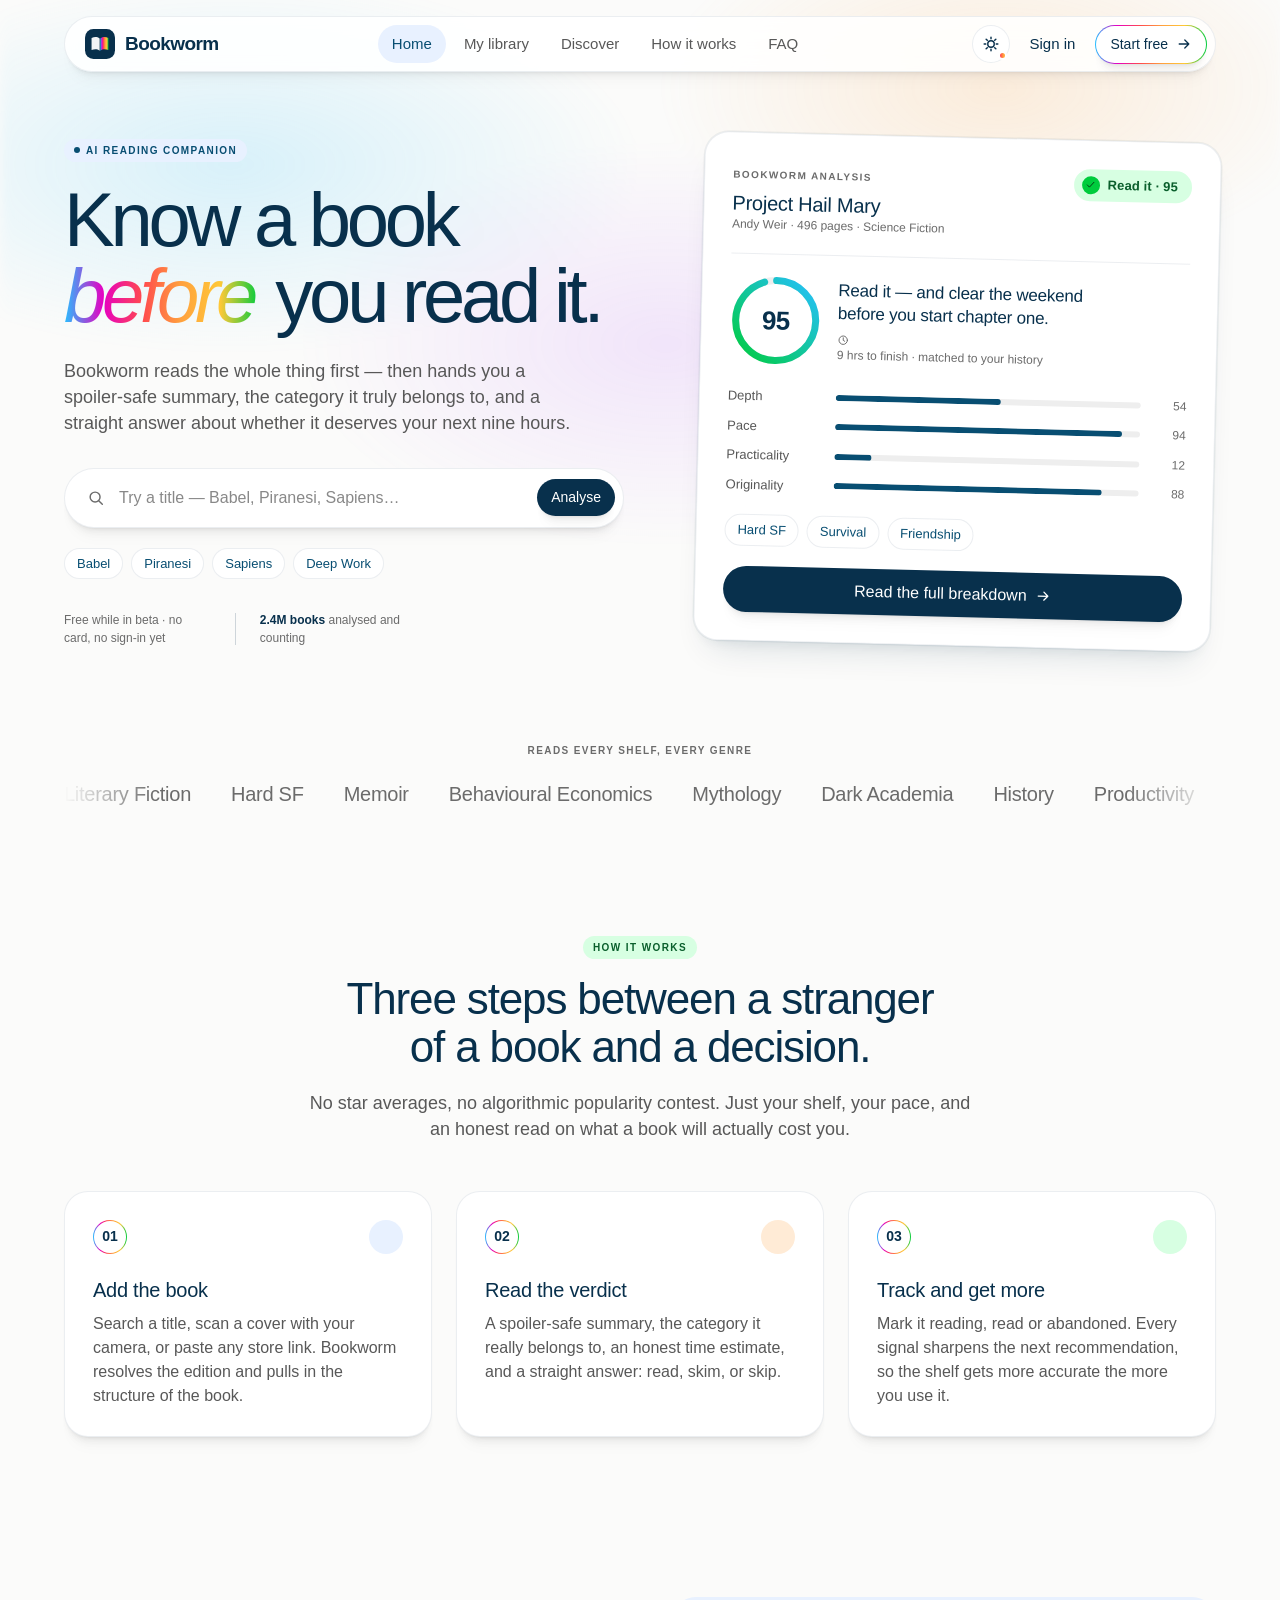
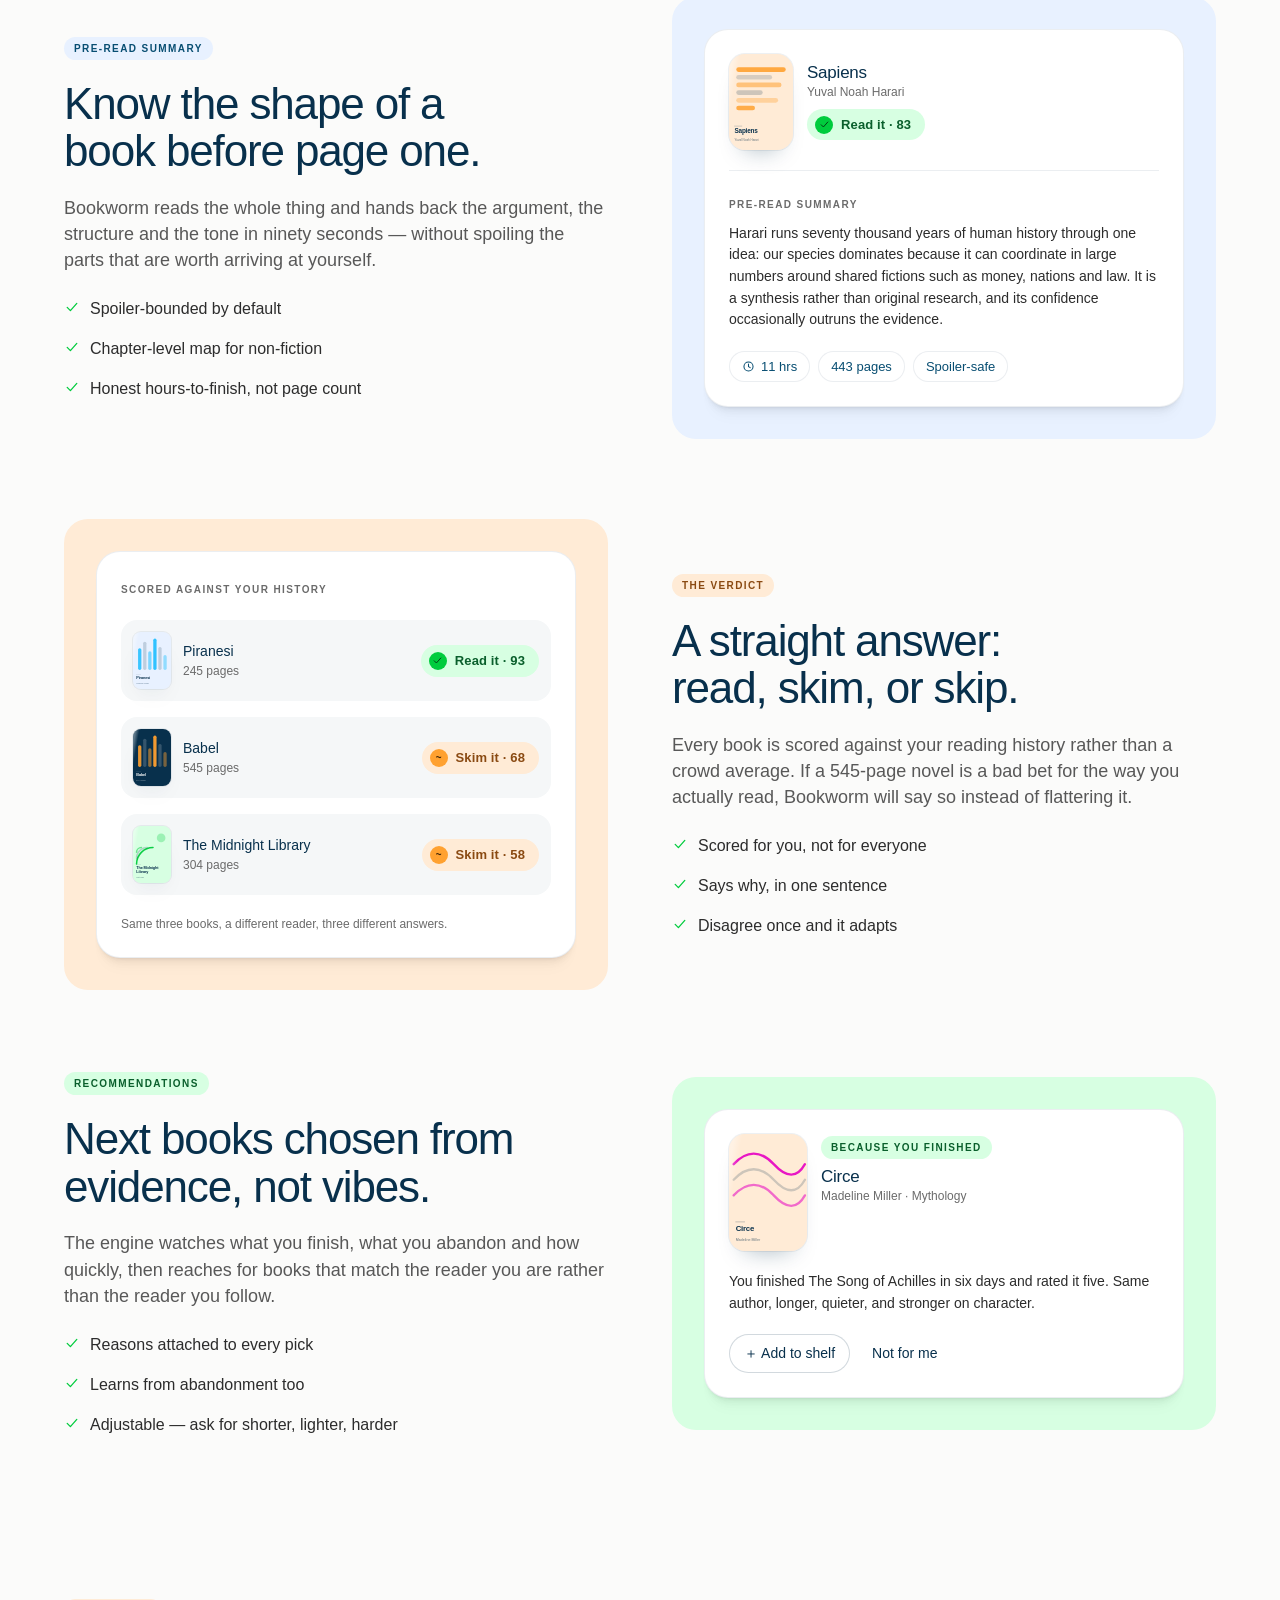
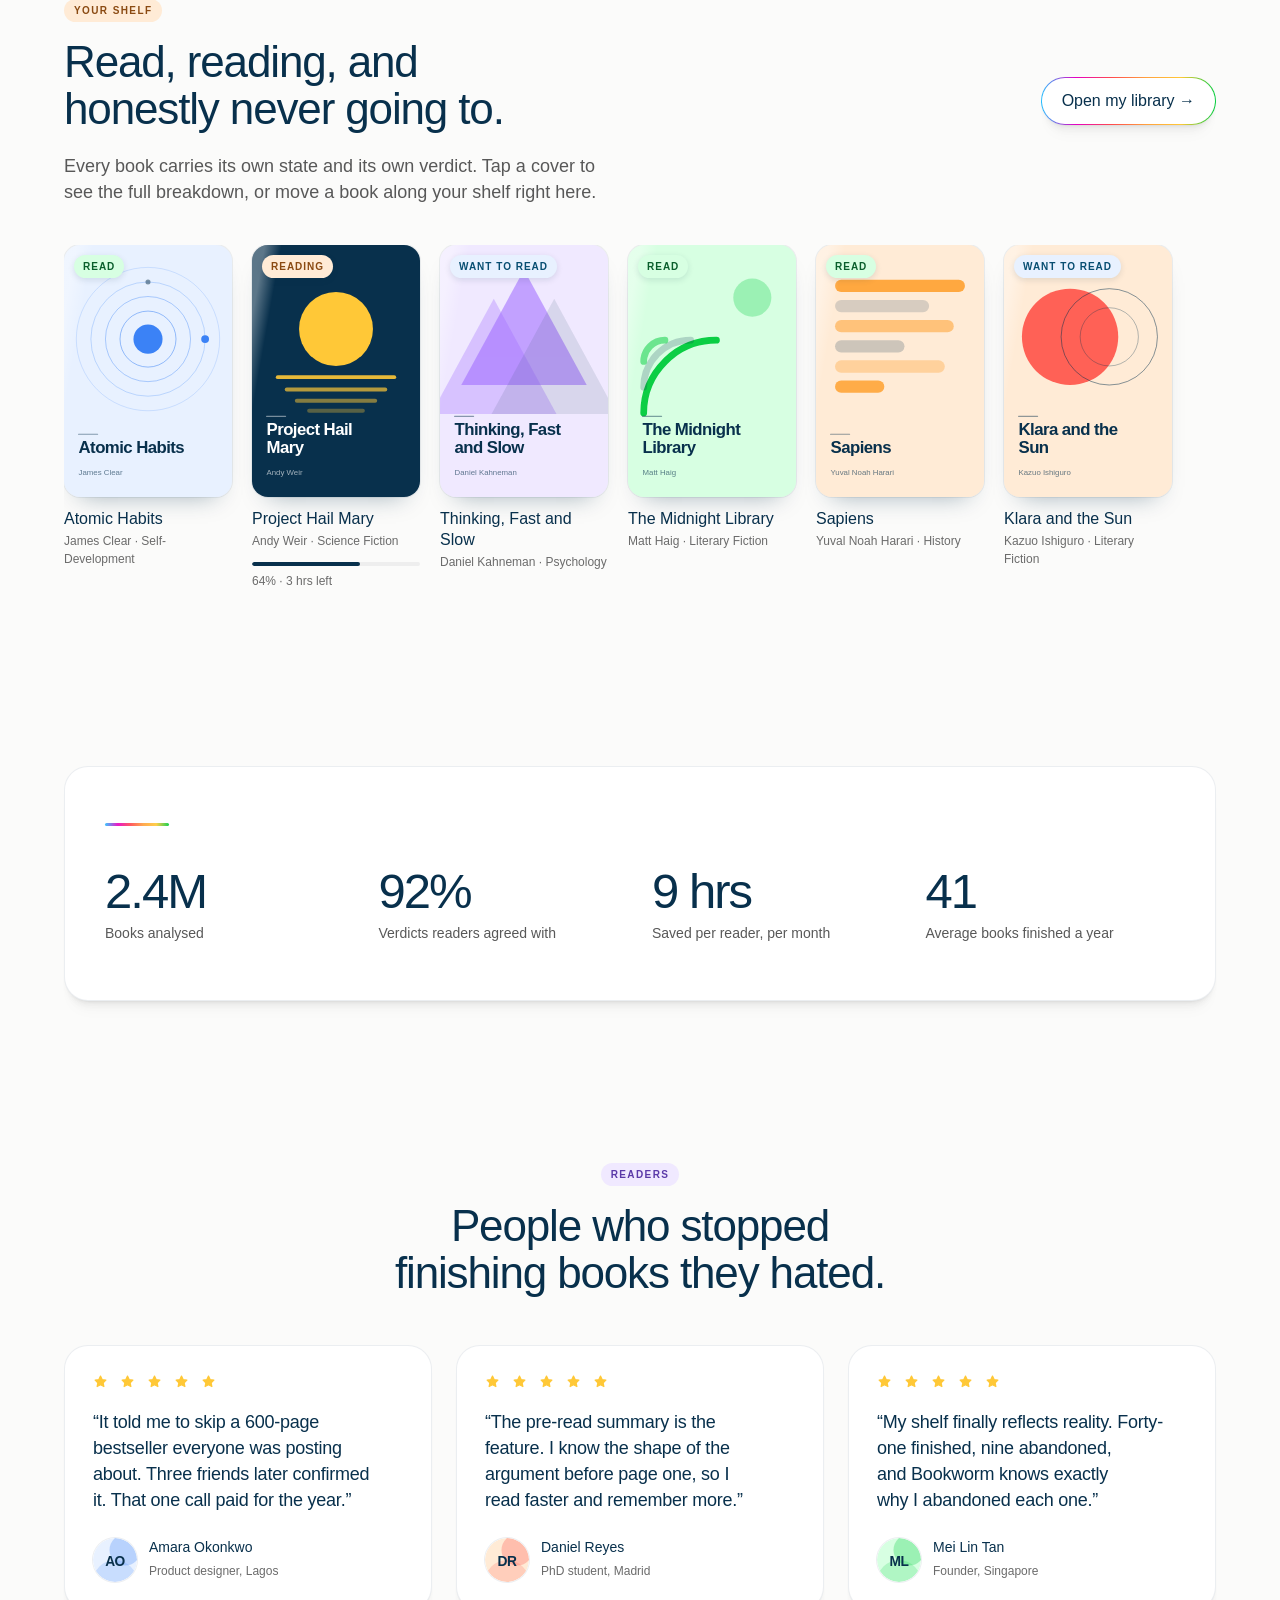
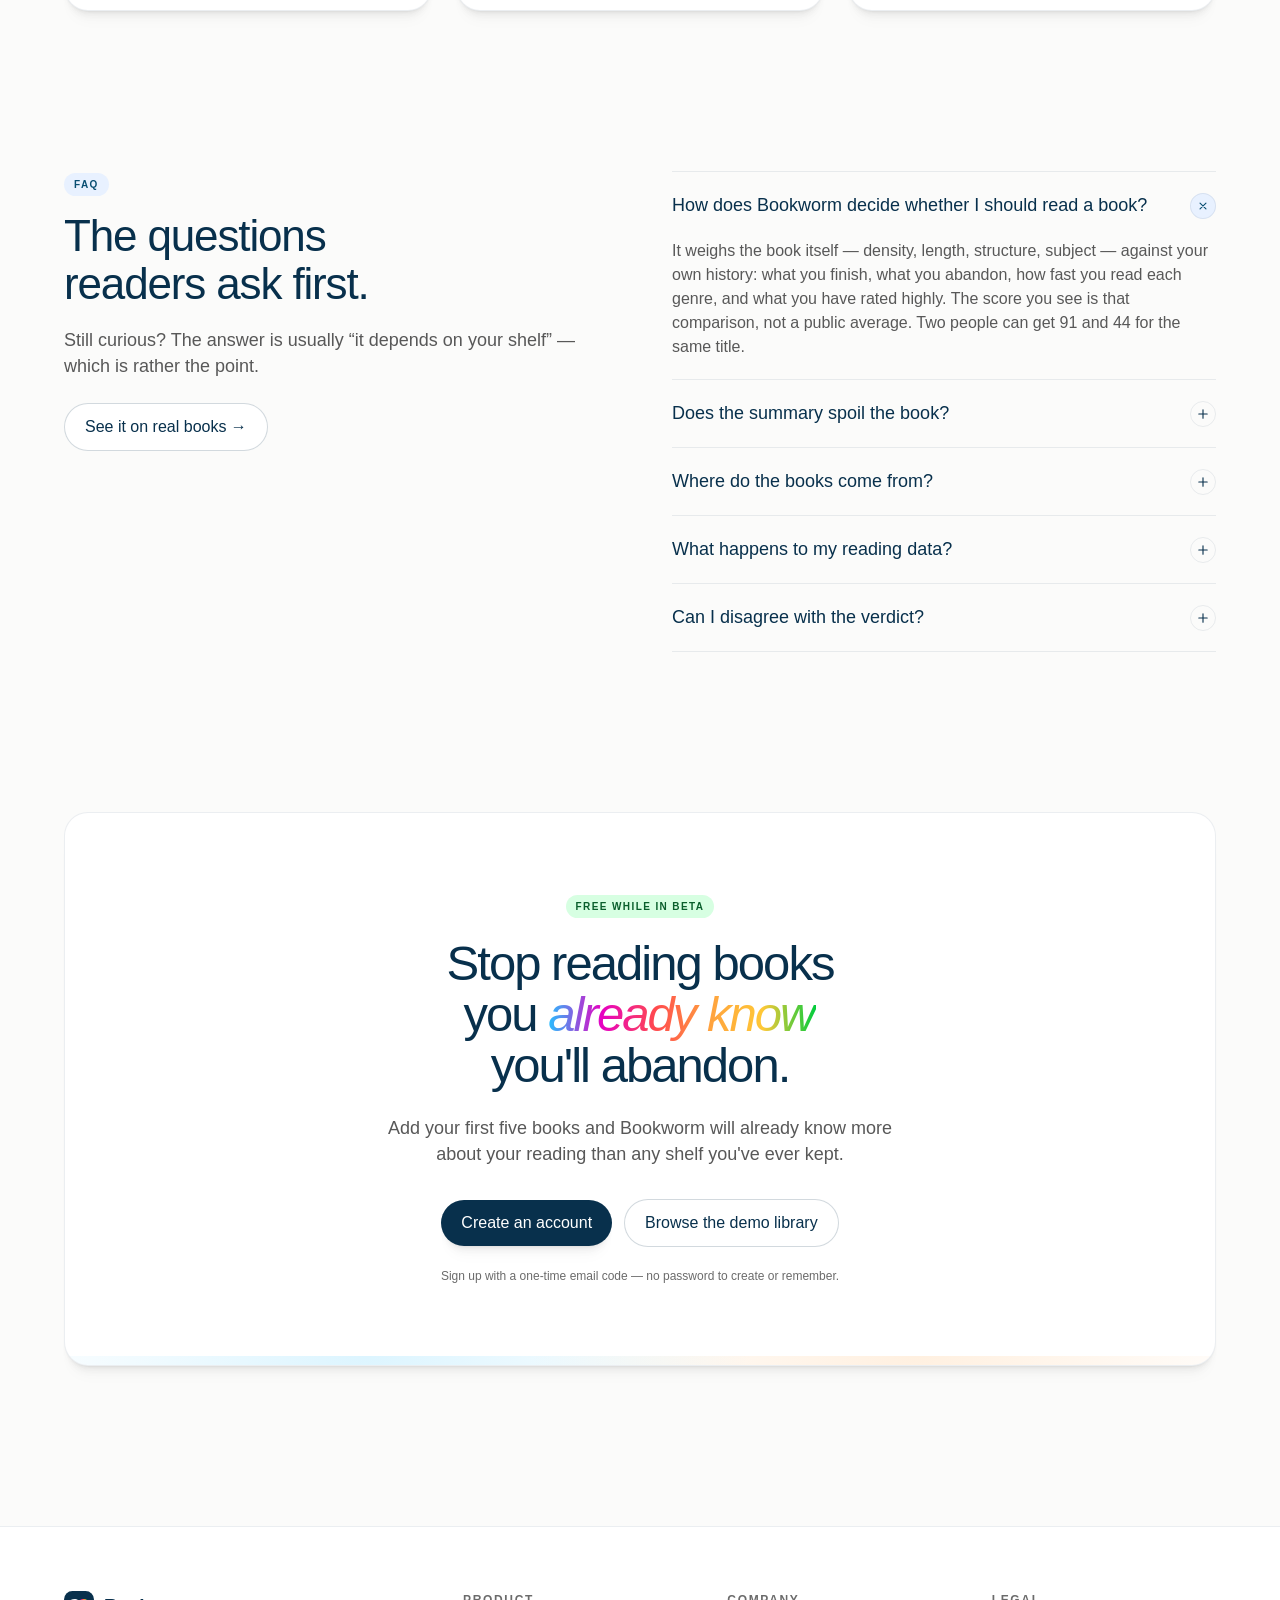
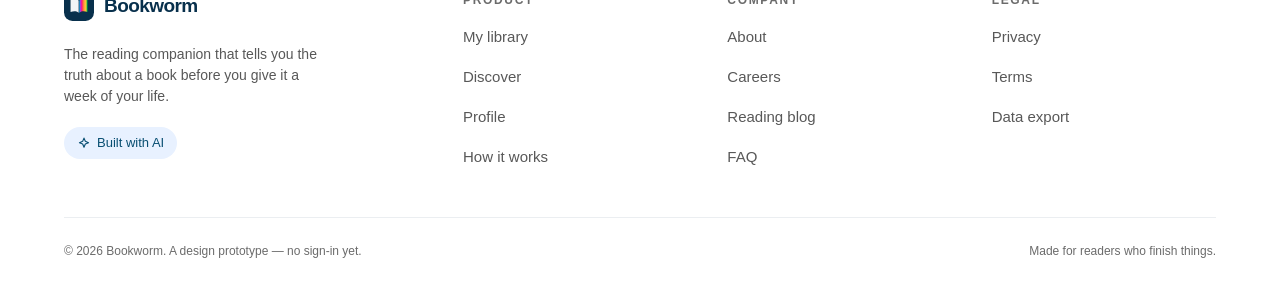
<file: index.html>
<!doctype html>
<html lang="en">
<head>
<meta charset="utf-8">
<meta name="viewport" content="width=device-width, initial-scale=1">
<title>Bookworm — Know a book before you read it</title>
<meta name="description" content="Bookworm reads the whole book first, then tells you whether it's worth your week. AI summaries, honest read-or-skip verdicts, and recommendations built from what you actually finish.">
<link rel="icon" href="data:image/svg+xml,<svg xmlns='http://www.w3.org/2000/svg' viewBox='0 0 32 32'><rect width='32' height='32' rx='9' fill='%2308304c'/><path d='M7 9.5c3.4-1.3 5.9-1.3 8.6.6v13c-2.7-1.9-5.2-1.9-8.6-.6z' fill='%23fff'/><path d='M25 9.5c-3.4-1.3-5.9-1.3-8.6.6v13c2.7-1.9 5.2-1.9 8.6-.6z' fill='%23ffa130'/></svg>">
<meta name="color-scheme" content="light dark">
<link rel="stylesheet" href="assets/css/style.css">
<script>
  /* Apply a pinned theme before first paint. No stored choice means no
     attribute, which leaves the CSS following the device. */
  try {
    var t = localStorage.getItem('bookworm:theme');
    if (t === 'light' || t === 'dark') document.documentElement.setAttribute('data-theme', t);
  } catch (e) {}
</script>
</head>
<body data-page="home">

<header class="nav-shell" data-nav></header>

<!-- ─────────────────────────────────────────────── hero -->
<section class="hero">
  <div class="hero-glow"></div>
  <div class="wrap">
    <div class="grid hero-grid">
      <div>
        <span class="eyebrow"><span class="dot"></span> AI reading companion</span>
        <h1 class="display" style="margin-top:var(--s5)">
          Know a book <span class="spark">before</span> you read it.
        </h1>
        <p class="lede" style="margin-top:var(--s6);max-width:52ch">
          Bookworm reads the whole thing first — then hands you a spoiler-safe summary,
          the category it truly belongs to, and a straight answer about whether it deserves
          your next nine hours.
        </p>

        <form style="margin-top:var(--s8);max-width:560px" autocomplete="off">
          <label class="field">
            <span class="muted" aria-hidden="true">
              <svg width="18" height="18" viewBox="0 0 20 20" fill="none" stroke="currentColor" stroke-width="1.6" stroke-linecap="round"><circle cx="9" cy="9" r="5.5"/><path d="M13 13l4 4"/></svg>
            </span>
            <input data-hero-search type="text" placeholder="Try a title — Babel, Piranesi, Sapiens…" aria-label="Book title">
            <button class="btn btn-solid btn-sm" type="submit">Analyse</button>
          </label>
        </form>

        <div class="row row-wrap" style="margin-top:var(--s5);gap:8px" data-hero-chips></div>

        <div class="row row-wrap" style="margin-top:var(--s8);gap:var(--s6)">
          <p class="meta" style="max-width:22ch">Free while in beta · no card, no sign-in yet</p>
          <span style="width:1px;height:32px;background:var(--border-strong)"></span>
          <p class="meta" style="max-width:26ch"><strong class="ink">2.4M books</strong> analysed and counting</p>
        </div>
      </div>

      <div class="card card-pad tilt-r" style="padding:var(--s7);box-shadow:var(--shadow-lift)" data-hero-card></div>
    </div>
  </div>
</section>

<!-- ─────────────────────────────────────────────── marquee -->
<section class="section-tight">
  <div class="wrap">
    <p class="caption center" style="margin-bottom:var(--s6)">Reads every shelf, every genre</p>
    <div class="marquee" data-marquee></div>
  </div>
</section>

<!-- ─────────────────────────────────────────────── how it works -->
<section class="section" id="how">
  <div class="wrap">
    <div class="section-head center">
      <span class="eyebrow mint">How it works</span>
      <h2 class="h2">Three steps between a stranger of a book and a decision.</h2>
      <p class="lede">No star averages, no algorithmic popularity contest. Just your shelf, your pace,
        and an honest read on what a book will actually cost you.</p>
    </div>
    <div class="grid g3" style="margin-top:var(--s12)" data-steps></div>
  </div>
</section>

<!-- ─────────────────────────────────────────────── features -->
<section class="section" id="features">
  <div class="wrap" data-features></div>
</section>

<!-- ─────────────────────────────────────────────── shelf -->
<section class="section">
  <div class="wrap">
    <div class="row spread row-wrap" style="gap:var(--s5)">
      <div class="section-head" style="max-width:560px">
        <span class="eyebrow peach">Your shelf</span>
        <h2 class="h2">Read, reading, and honestly never going to.</h2>
        <p class="lede">Every book carries its own state and its own verdict. Tap a cover to see the
          full breakdown, or move a book along your shelf right here.</p>
      </div>
      <a class="btn btn-rainbow" href="library.html">Open my library →</a>
    </div>
    <div class="shelf-rail" style="margin-top:var(--s10)" data-rail></div>
  </div>
</section>

<!-- ─────────────────────────────────────────────── stats -->
<section class="section">
  <div class="wrap">
    <div class="card" style="padding:var(--s14) var(--s10)">
      <hr class="rule-rainbow" style="width:64px;margin-bottom:var(--s10)">
      <div class="grid g4" data-stats></div>
    </div>
  </div>
</section>

<!-- ─────────────────────────────────────────────── testimonials -->
<section class="section">
  <div class="wrap">
    <div class="section-head center">
      <span class="eyebrow lilac">Readers</span>
      <h2 class="h2">People who stopped finishing books they hated.</h2>
    </div>
    <div class="grid g3" style="margin-top:var(--s12)" data-testimonials></div>
  </div>
</section>

<!-- ─────────────────────────────────────────────── faq -->
<section class="section" id="faq">
  <div class="wrap">
    <div class="grid g2" style="gap:var(--s16);align-items:start">
      <div class="section-head">
        <span class="eyebrow">FAQ</span>
        <h2 class="h2">The questions readers ask first.</h2>
        <p class="lede">Still curious? The answer is usually “it depends on your shelf” — which is
          rather the point.</p>
        <a class="btn btn-quiet" style="margin-top:var(--s6)" href="discover.html">See it on real books →</a>
      </div>
      <div class="faq" data-faq></div>
    </div>
  </div>
</section>

<!-- ─────────────────────────────────────────────── cta -->
<section class="section">
  <div class="wrap">
    <div class="card center" style="padding:var(--s20) var(--s10);position:relative;overflow:hidden">
      <div style="position:absolute;inset:auto -10% -60% ;height:340px;background:
        radial-gradient(40% 60% at 30% 0%, rgba(38,192,255,.16), transparent 70%),
        radial-gradient(40% 60% at 70% 0%, rgba(255,161,62,.16), transparent 70%);"></div>
      <div style="position:relative">
        <span class="eyebrow mint">Free while in beta</span>
        <h2 class="h1" style="margin-top:var(--s5);max-width:18ch;margin-inline:auto">
          Stop reading books you <span class="spark">already know</span> you'll abandon.
        </h2>
        <p class="lede" style="margin-top:var(--s6);max-width:52ch;margin-inline:auto">
          Add your first five books and Bookworm will already know more about your reading
          than any shelf you've ever kept.
        </p>
        <div class="row" style="justify-content:center;margin-top:var(--s8);gap:12px;flex-wrap:wrap">
          <a class="btn btn-solid" href="auth.html?mode=signup">Create an account</a>
          <a class="btn btn-quiet" href="library.html">Browse the demo library</a>
        </div>
        <p class="meta" style="margin-top:var(--s5)">Sign up with a one-time email code — no password to create or remember.</p>
      </div>
    </div>
  </div>
</section>

<footer class="footer" data-footer></footer>

<script src="assets/js/data.js"></script>
<script src="assets/js/art.js"></script>
<script src="assets/js/app.js"></script>
</body>
</html>
</file>
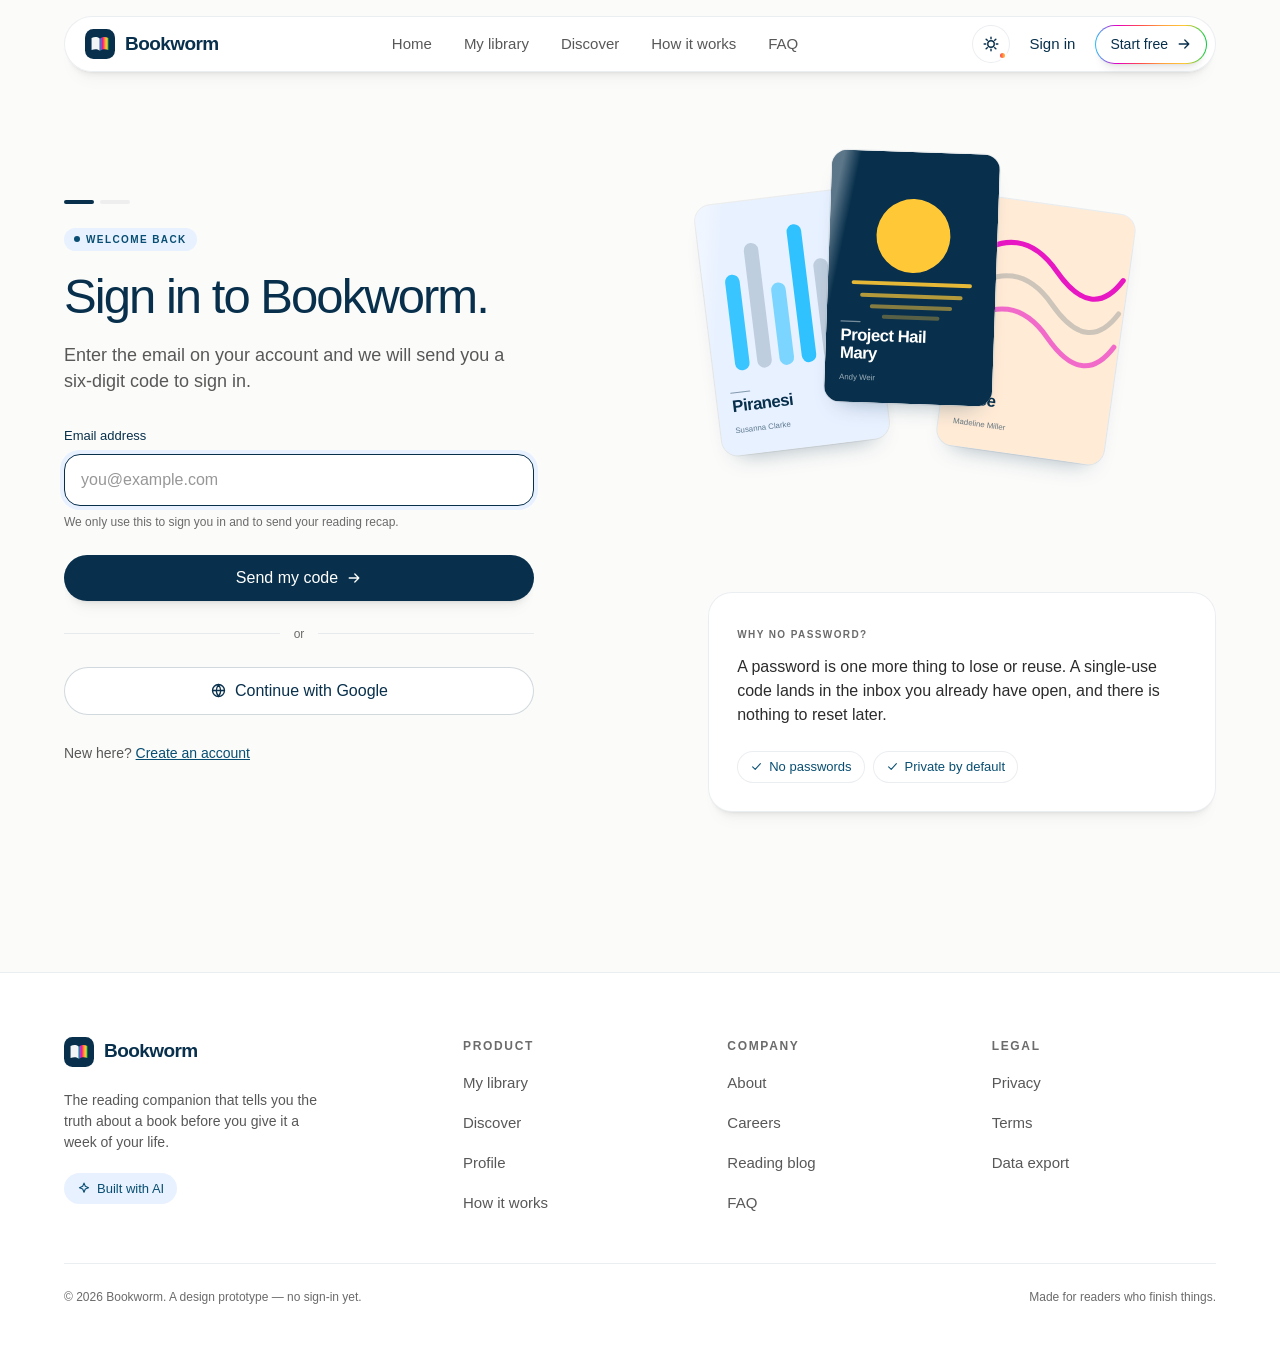
<file: auth.html>
<!doctype html>
<html lang="en">
<head>
<meta charset="utf-8">
<meta name="viewport" content="width=device-width, initial-scale=1">
<title>Sign in — Bookworm</title>
<meta name="description" content="Sign in to Bookworm with a one-time email code. No password to create or remember.">
<meta name="robots" content="noindex">
<link rel="icon" href="data:image/svg+xml,<svg xmlns='http://www.w3.org/2000/svg' viewBox='0 0 32 32'><rect width='32' height='32' rx='9' fill='%2308304c'/><path d='M7 9.5c3.4-1.3 5.9-1.3 8.6.6v13c-2.7-1.9-5.2-1.9-8.6-.6z' fill='%23fff'/><path d='M25 9.5c-3.4-1.3-5.9-1.3-8.6.6v13c2.7-1.9 5.2-1.9 8.6-.6z' fill='%23ffa130'/></svg>">
<meta name="color-scheme" content="light dark">
<link rel="stylesheet" href="assets/css/style.css">
<script>
  try {
    var t = localStorage.getItem('bookworm:theme');
    if (t === 'light' || t === 'dark') document.documentElement.setAttribute('data-theme', t);
  } catch (e) {}
</script>
</head>
<body data-page="auth">

<header class="nav-shell" data-nav></header>

<main class="section" data-auth>
  <div class="hero-glow"></div>
</main>

<footer class="footer" data-footer></footer>

<script src="assets/js/data.js"></script>
<script src="assets/js/art.js"></script>
<script src="assets/js/auth.js"></script>
<script src="assets/js/app.js"></script>
</body>
</html>
</file>
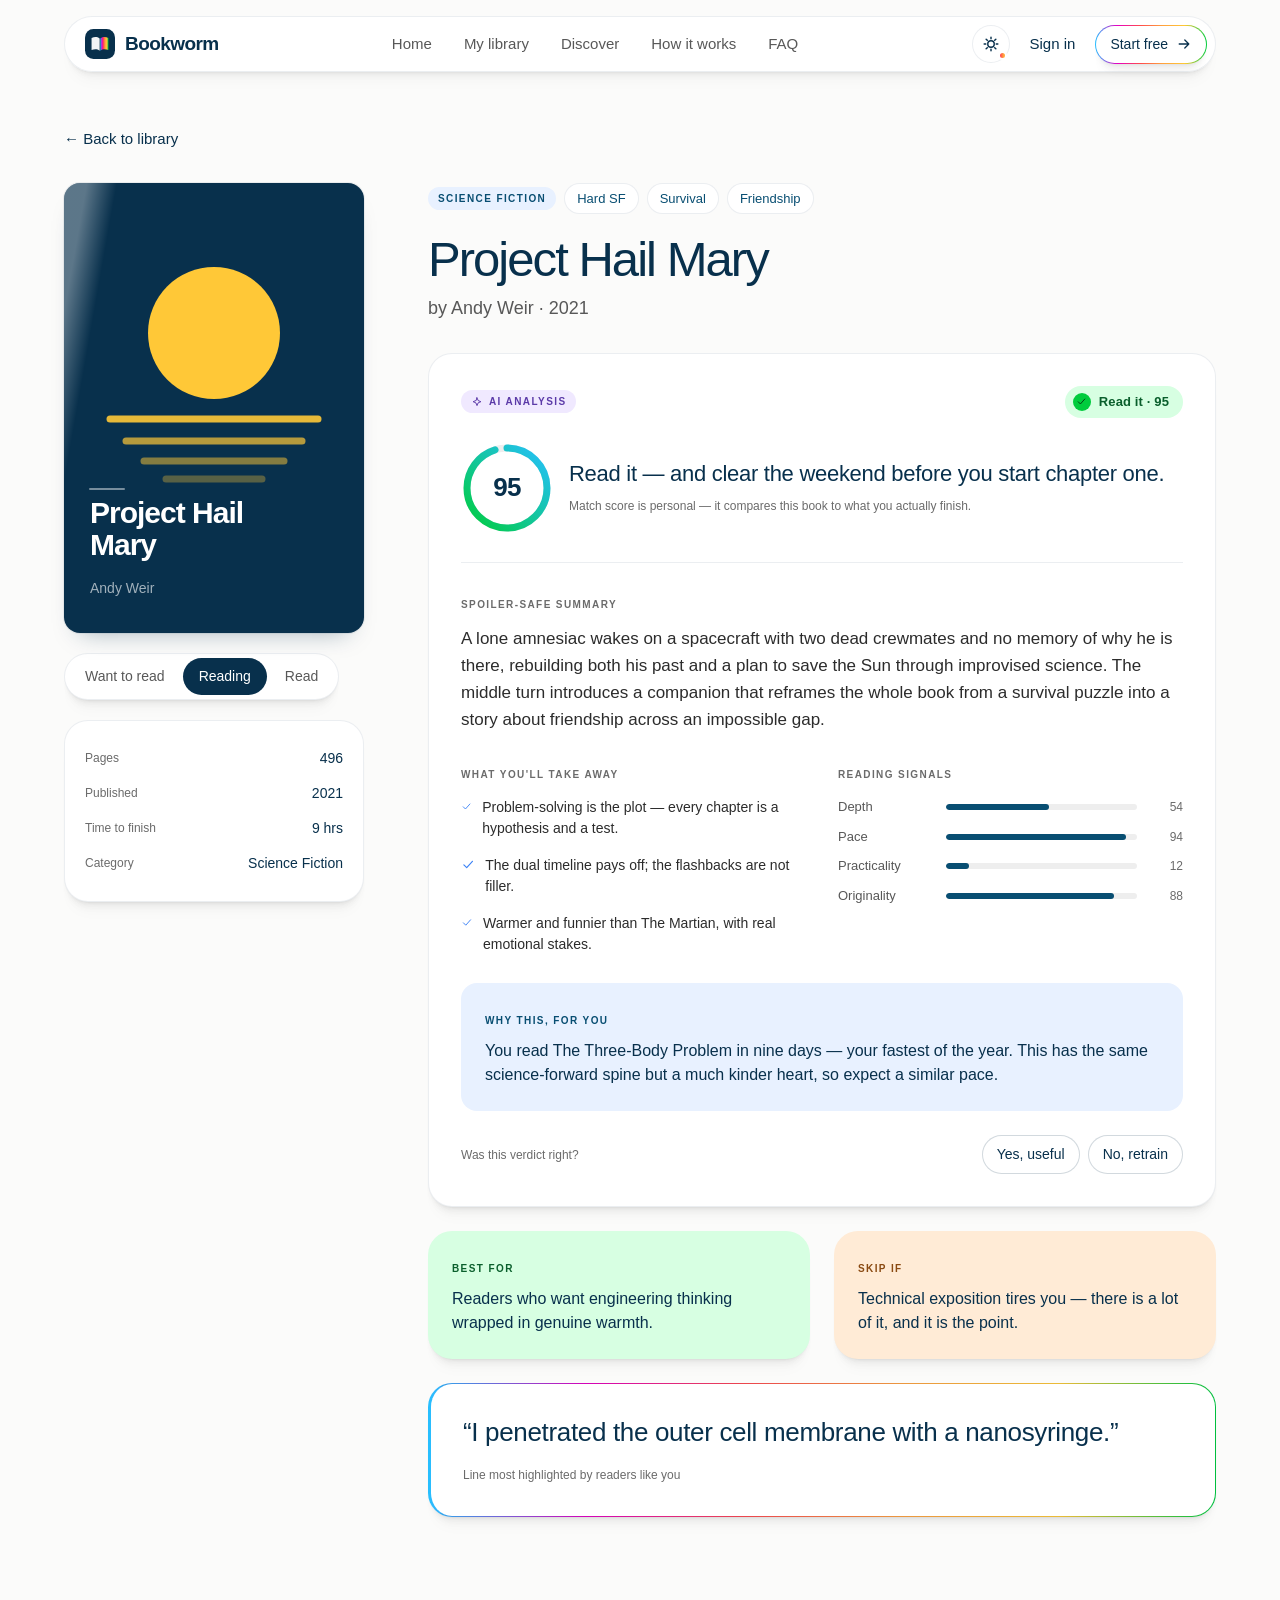
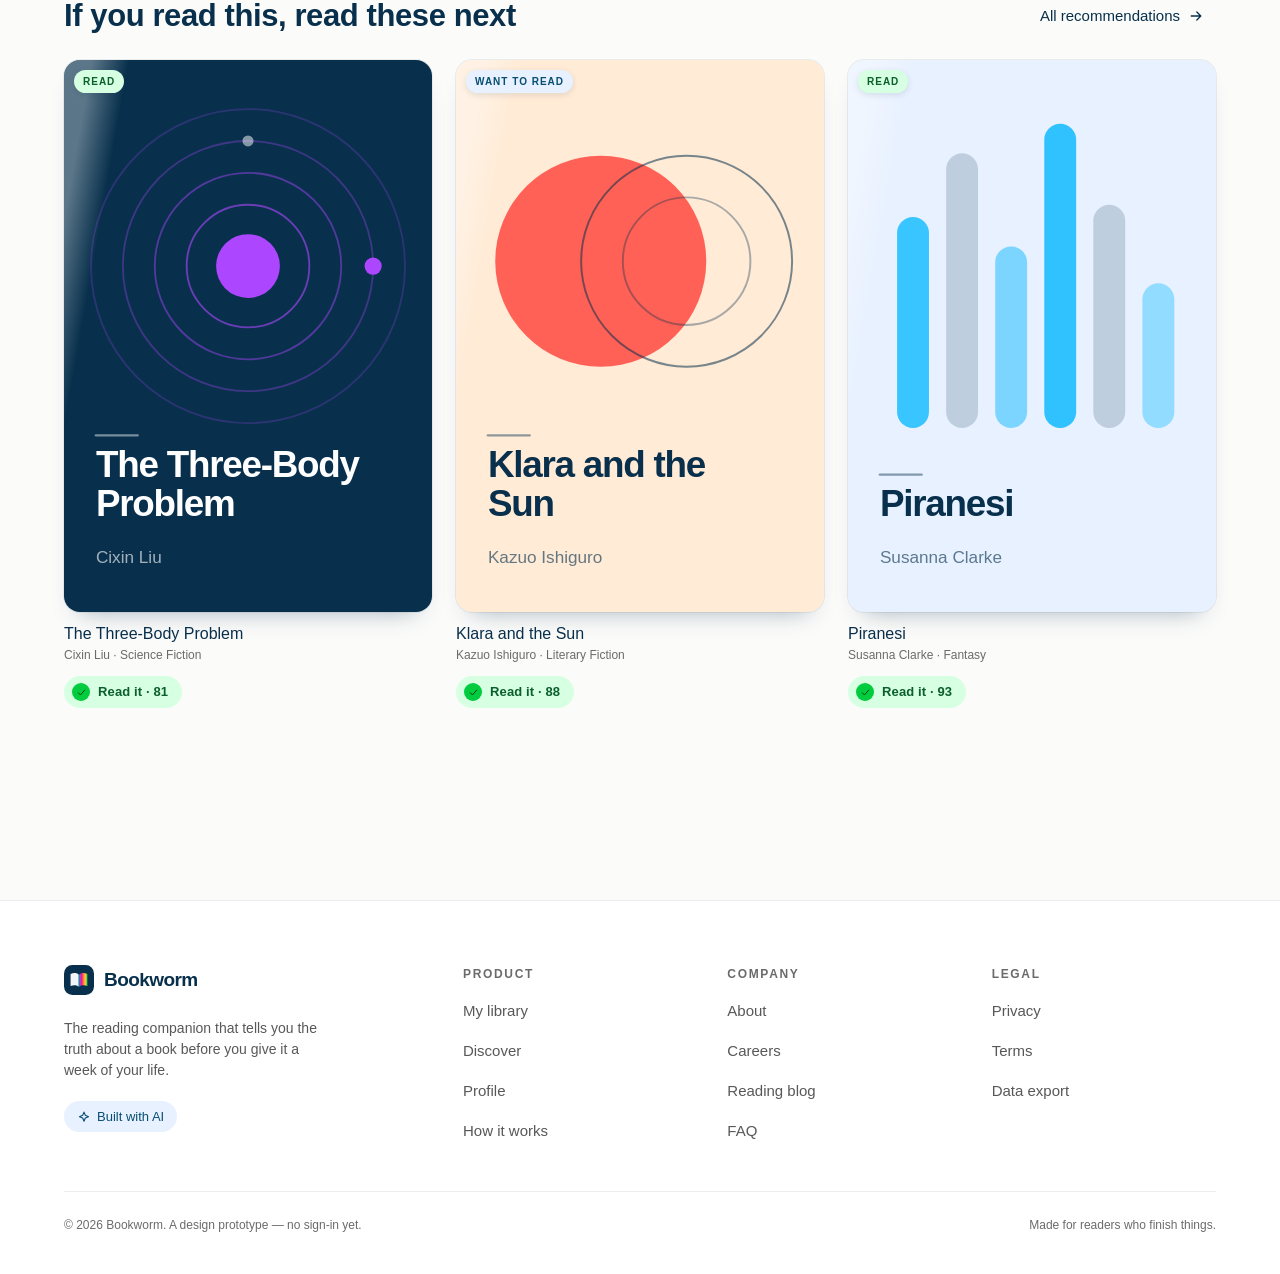
<file: book.html>
<!doctype html>
<html lang="en">
<head>
<meta charset="utf-8">
<meta name="viewport" content="width=device-width, initial-scale=1">
<title>Book breakdown — Bookworm</title>
<meta name="description" content="The full Bookworm breakdown: spoiler-safe summary, personal match score, reading signals and a straight read-or-skip verdict.">
<link rel="icon" href="data:image/svg+xml,<svg xmlns='http://www.w3.org/2000/svg' viewBox='0 0 32 32'><rect width='32' height='32' rx='9' fill='%2308304c'/><path d='M7 9.5c3.4-1.3 5.9-1.3 8.6.6v13c-2.7-1.9-5.2-1.9-8.6-.6z' fill='%23fff'/><path d='M25 9.5c-3.4-1.3-5.9-1.3-8.6.6v13c2.7-1.9 5.2-1.9 8.6-.6z' fill='%23ffa130'/></svg>">
<meta name="color-scheme" content="light dark">
<link rel="stylesheet" href="assets/css/style.css">
<script>
  try {
    var t = localStorage.getItem('bookworm:theme');
    if (t === 'light' || t === 'dark') document.documentElement.setAttribute('data-theme', t);
  } catch (e) {}
</script>
<style>
  @media (max-width: 900px) {
    [data-book] .grid[style*="300px"] { grid-template-columns: 1fr !important; gap: var(--s8) !important; }
    [data-book] .cover { max-width: 260px; }
  }
</style>
</head>
<body data-page="book">

<header class="nav-shell" data-nav></header>

<main class="page-head" data-book></main>

<footer class="footer" data-footer></footer>

<script src="assets/js/data.js"></script>
<script src="assets/js/art.js"></script>
<script src="assets/js/app.js"></script>
</body>
</html>
</file>
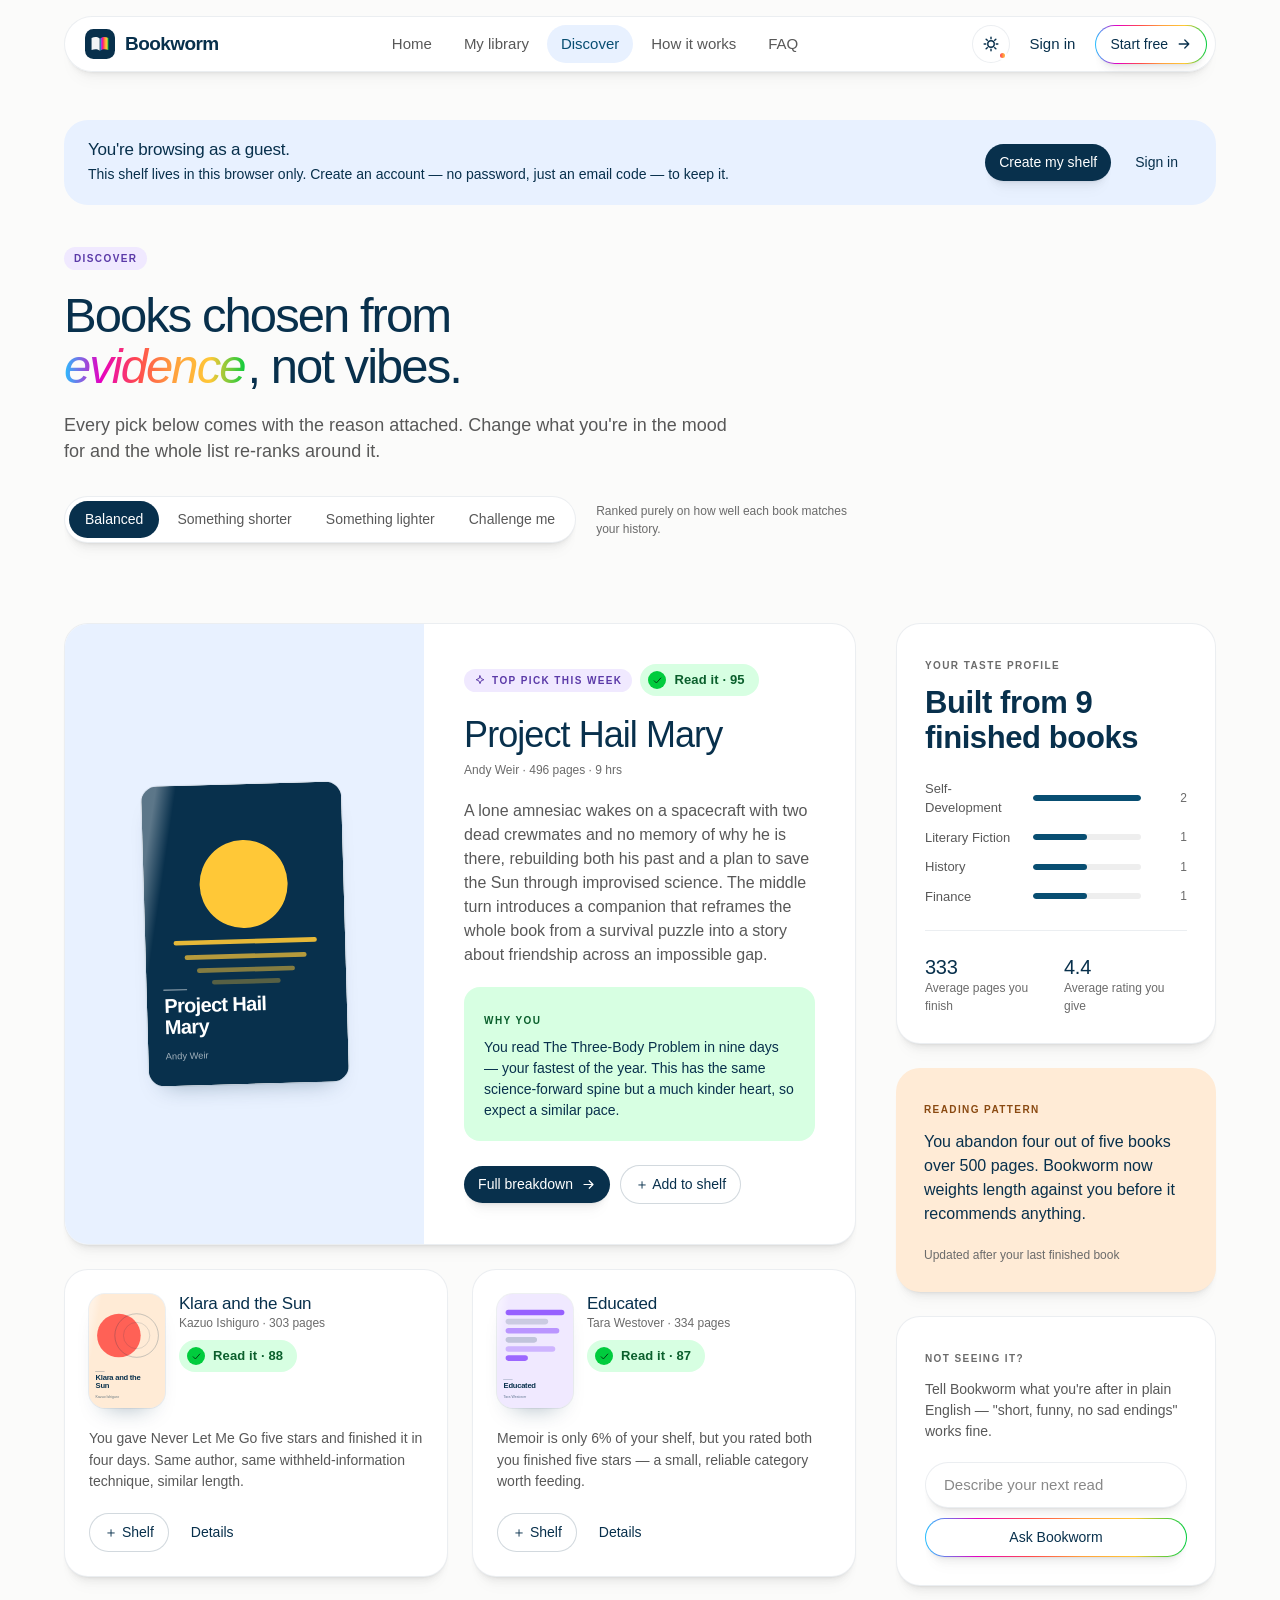
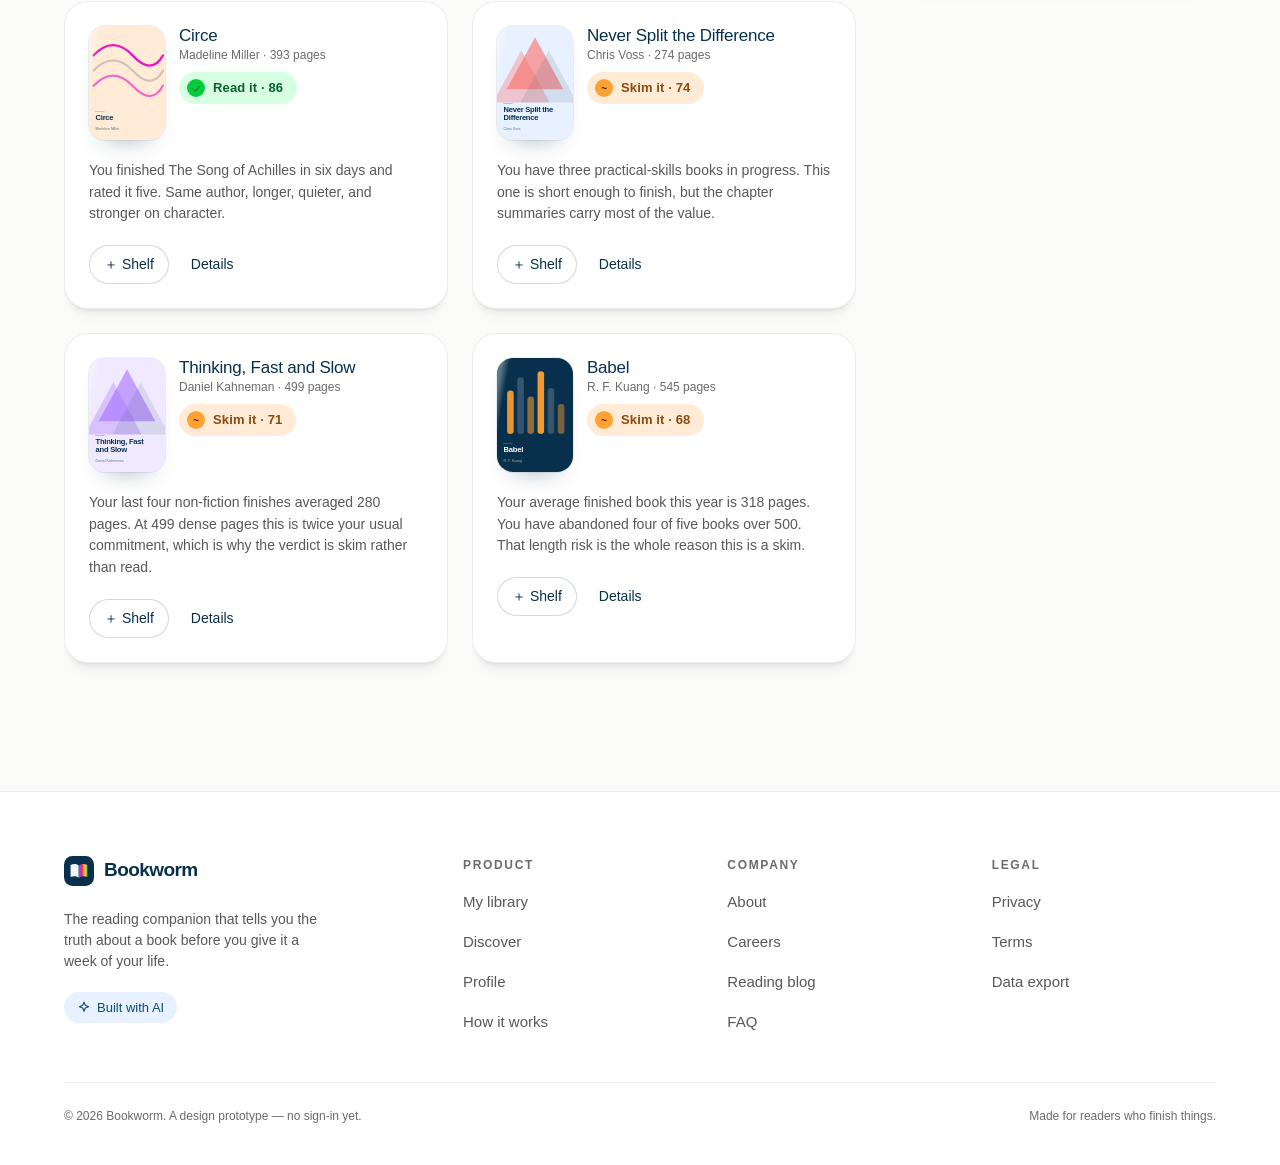
<file: discover.html>
<!doctype html>
<html lang="en">
<head>
<meta charset="utf-8">
<meta name="viewport" content="width=device-width, initial-scale=1">
<title>Discover — Bookworm</title>
<meta name="description" content="Recommendations built from what you actually finish, each one with the reason attached.">
<link rel="icon" href="data:image/svg+xml,<svg xmlns='http://www.w3.org/2000/svg' viewBox='0 0 32 32'><rect width='32' height='32' rx='9' fill='%2308304c'/><path d='M7 9.5c3.4-1.3 5.9-1.3 8.6.6v13c-2.7-1.9-5.2-1.9-8.6-.6z' fill='%23fff'/><path d='M25 9.5c-3.4-1.3-5.9-1.3-8.6.6v13c2.7-1.9 5.2-1.9 8.6-.6z' fill='%23ffa130'/></svg>">
<meta name="color-scheme" content="light dark">
<link rel="stylesheet" href="assets/css/style.css">
<script>
  try {
    var t = localStorage.getItem('bookworm:theme');
    if (t === 'light' || t === 'dark') document.documentElement.setAttribute('data-theme', t);
  } catch (e) {}
</script>
<style>
  @media (max-width: 860px) {
    [data-feed] .grid[style*="1.2fr"] { grid-template-columns: 1fr !important; }
    .discover-cols { grid-template-columns: 1fr !important; }
  }
</style>
</head>
<body data-page="discover">

<header class="nav-shell" data-nav></header>

<section class="page-head">
  <div class="wrap">
    <div class="banner wash-sky" data-account-banner style="margin-bottom:var(--s10)"></div>
    <div class="section-head">
      <span class="eyebrow lilac">Discover</span>
      <h1 class="h1" style="margin-top:var(--s5)">Books chosen from <span class="spark">evidence</span>, not vibes.</h1>
      <p class="lede" style="margin-top:var(--s5)">
        Every pick below comes with the reason attached. Change what you're in the mood for and
        the whole list re-ranks around it.
      </p>
    </div>

    <div class="row row-wrap" style="margin-top:var(--s8);gap:var(--s5)">
      <div class="seg" data-tune></div>
      <p class="meta" data-mode-note style="max-width:38ch"></p>
    </div>
  </div>
</section>

<section class="section-tight">
  <div class="wrap">
    <div class="grid discover-cols" style="grid-template-columns:1fr 320px;gap:var(--s10);align-items:start">
      <div class="grid g2" data-feed style="gap:var(--s6)"></div>

      <aside style="position:sticky;top:96px;display:grid;gap:var(--s6)">
        <div class="card card-pad" style="padding:var(--s7)" data-profile></div>

        <div class="card card-pad wash-peach" style="border:0;padding:var(--s7)">
          <span class="caption" style="color:var(--wash-peach-fg)">Reading pattern</span>
          <p class="body" style="margin-top:10px;color:var(--ink)">
            You abandon four out of five books over 500 pages. Bookworm now weights length
            against you before it recommends anything.
          </p>
          <p class="meta" style="margin-top:var(--s5)">Updated after your last finished book</p>
        </div>

        <div class="card card-pad" style="padding:var(--s7)">
          <span class="caption">Not seeing it?</span>
          <p class="small" style="margin-top:10px">Tell Bookworm what you're after in plain English —
            "short, funny, no sad endings" works fine.</p>
          <label class="field field-sm" style="margin-top:var(--s5)">
            <input type="text" placeholder="Describe your next read" aria-label="Describe your next read">
          </label>
          <button class="btn btn-rainbow btn-sm btn-block" style="margin-top:10px">Ask Bookworm</button>
        </div>
      </aside>
    </div>
  </div>
</section>

<footer class="footer" data-footer></footer>

<script src="assets/js/data.js"></script>
<script src="assets/js/art.js"></script>
<script src="assets/js/app.js"></script>
</body>
</html>
</file>
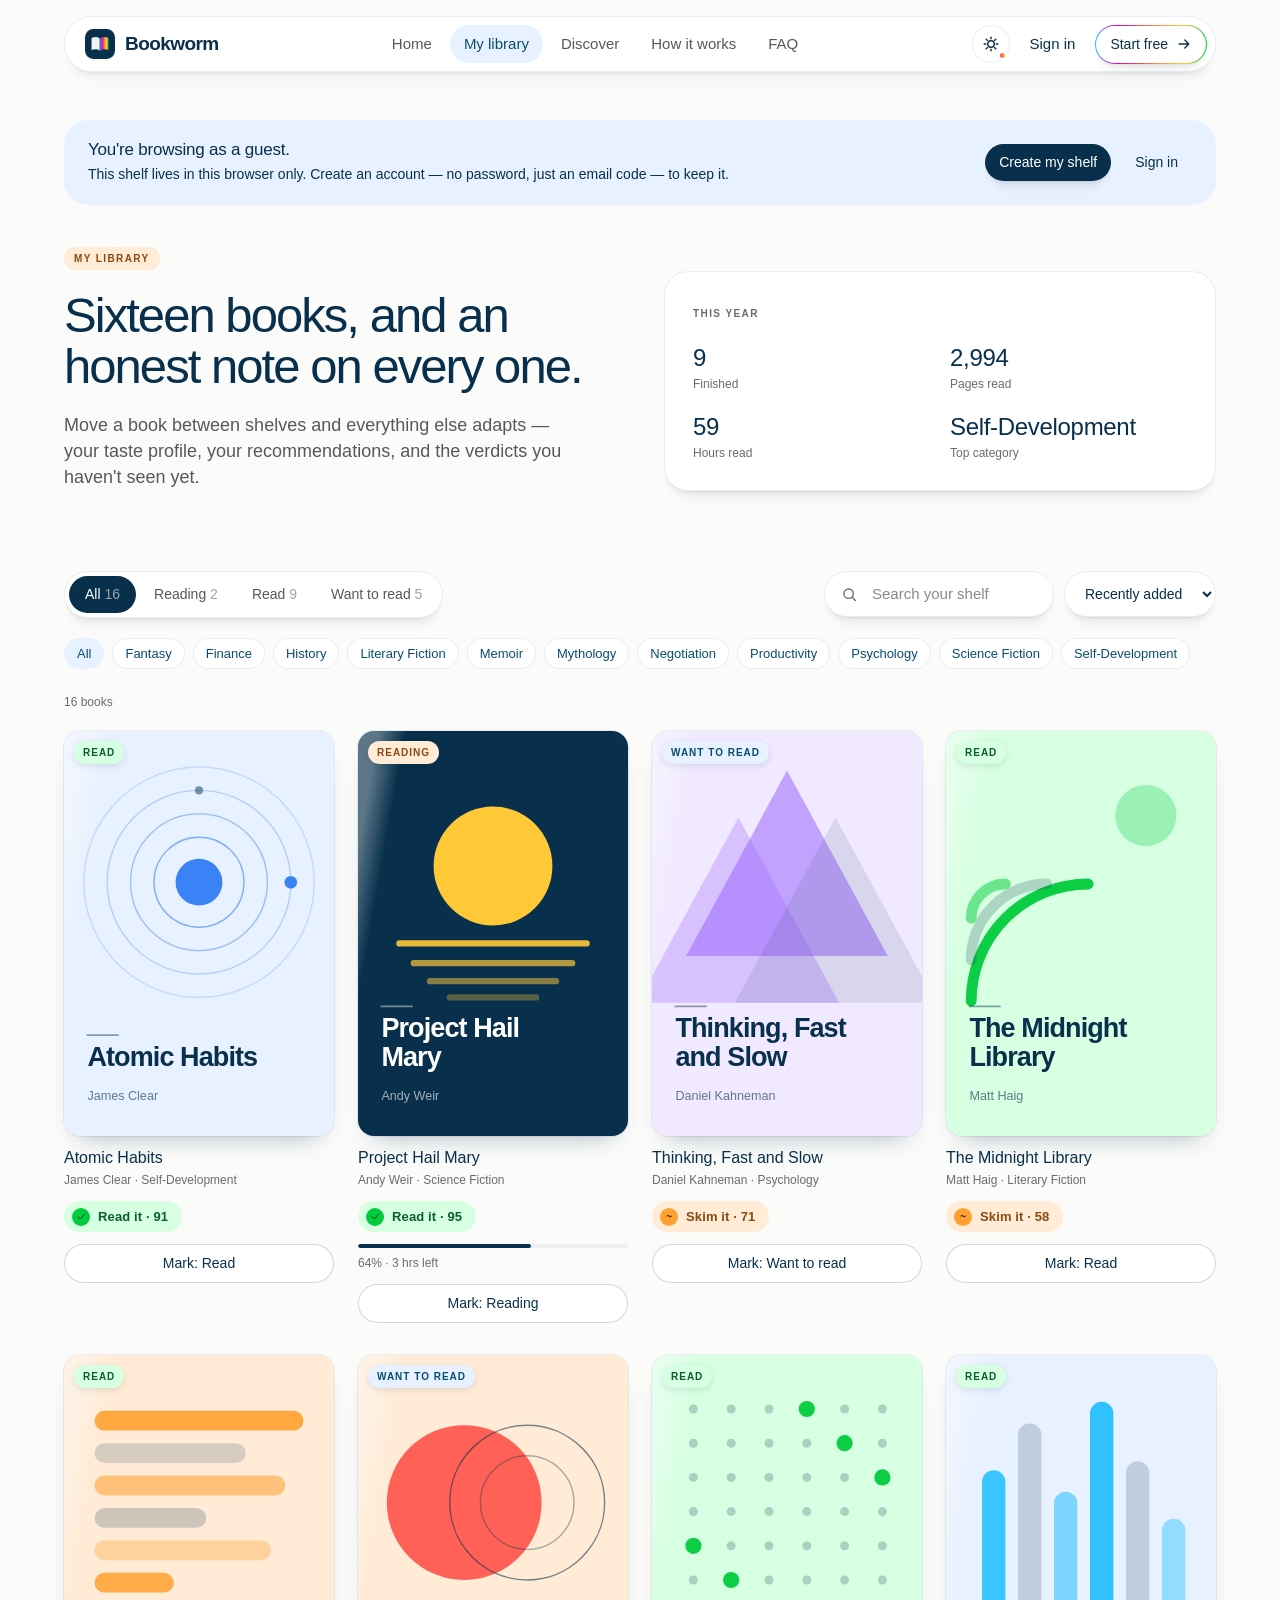
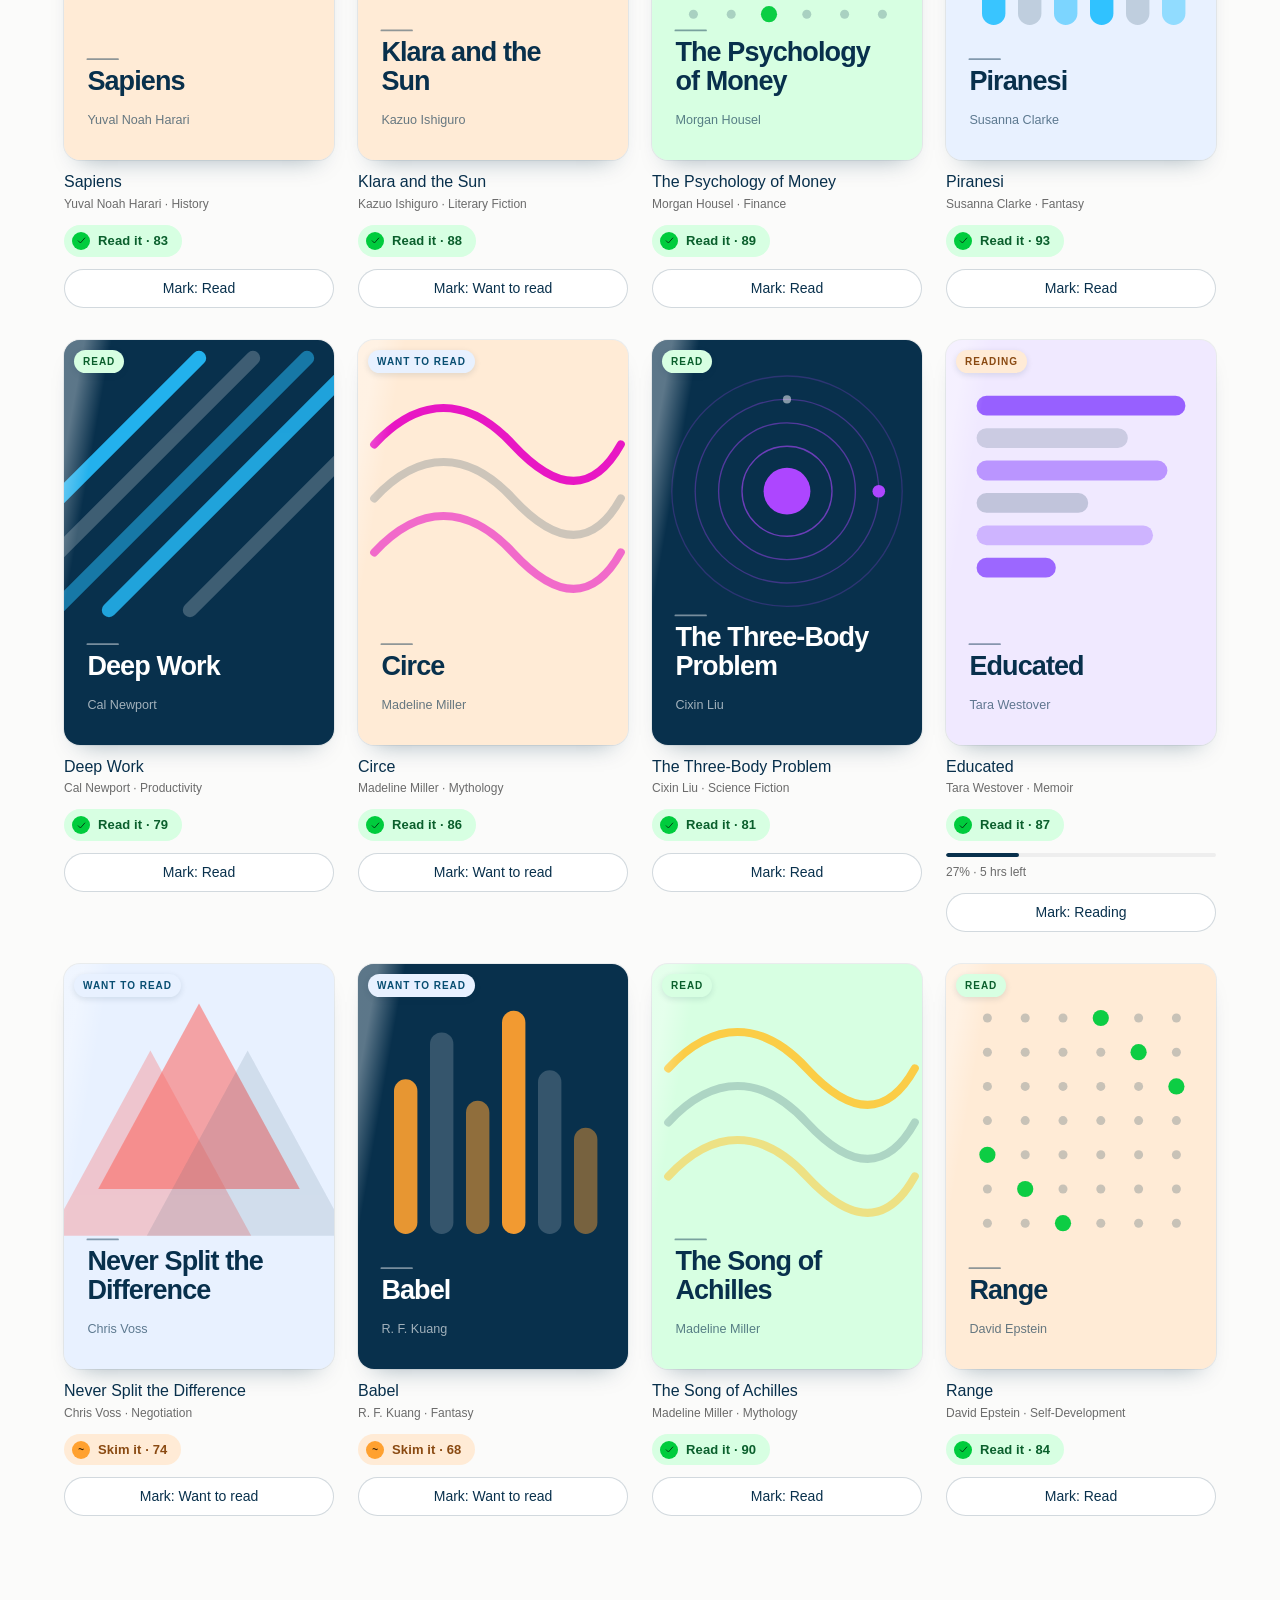
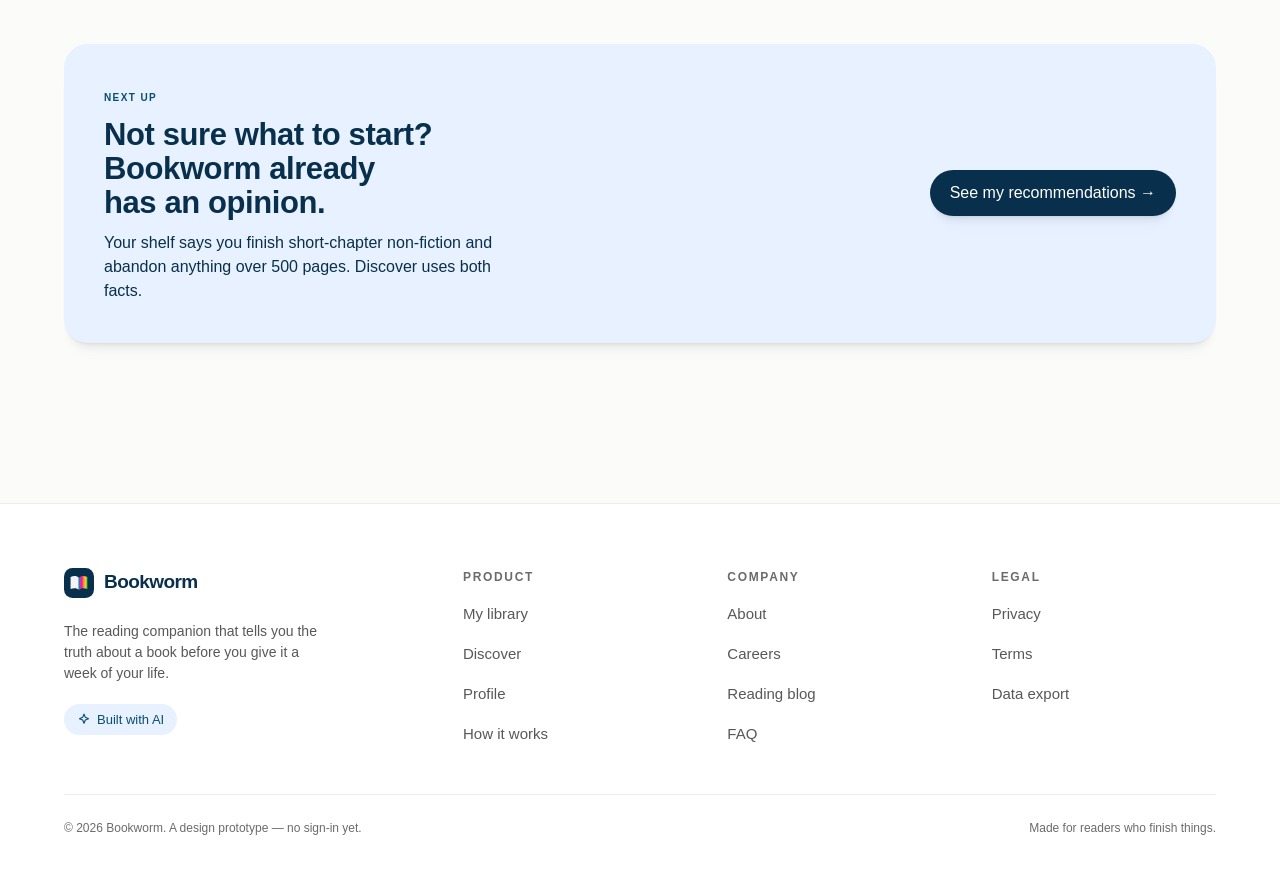
<file: library.html>
<!doctype html>
<html lang="en">
<head>
<meta charset="utf-8">
<meta name="viewport" content="width=device-width, initial-scale=1">
<title>My library — Bookworm</title>
<meta name="description" content="Every book you've read, are reading, and keep meaning to start — each with its own Bookworm verdict.">
<link rel="icon" href="data:image/svg+xml,<svg xmlns='http://www.w3.org/2000/svg' viewBox='0 0 32 32'><rect width='32' height='32' rx='9' fill='%2308304c'/><path d='M7 9.5c3.4-1.3 5.9-1.3 8.6.6v13c-2.7-1.9-5.2-1.9-8.6-.6z' fill='%23fff'/><path d='M25 9.5c-3.4-1.3-5.9-1.3-8.6.6v13c2.7-1.9 5.2-1.9 8.6-.6z' fill='%23ffa130'/></svg>">
<meta name="color-scheme" content="light dark">
<link rel="stylesheet" href="assets/css/style.css">
<script>
  try {
    var t = localStorage.getItem('bookworm:theme');
    if (t === 'light' || t === 'dark') document.documentElement.setAttribute('data-theme', t);
  } catch (e) {}
</script>
</head>
<body data-page="library">

<header class="nav-shell" data-nav></header>

<section class="page-head">
  <div class="wrap">
    <div class="banner wash-sky" data-account-banner style="margin-bottom:var(--s10)"></div>
    <div class="grid g2" style="gap:var(--s12);align-items:end">
      <div>
        <span class="eyebrow peach">My library</span>
        <h1 class="h1" style="margin-top:var(--s5)">Sixteen books, and an honest note on every one.</h1>
        <p class="lede" style="margin-top:var(--s5);max-width:50ch">
          Move a book between shelves and everything else adapts — your taste profile,
          your recommendations, and the verdicts you haven't seen yet.
        </p>
      </div>
      <div class="card card-pad" style="padding:var(--s7)">
        <span class="caption">This year</span>
        <div class="grid g2" style="margin-top:var(--s5);gap:var(--s5)" data-shelf-stats></div>
      </div>
    </div>
  </div>
</section>

<section class="section-tight">
  <div class="wrap">
    <div class="row spread row-wrap" style="gap:var(--s4)">
      <div class="seg" data-segs>
        <button data-status="all" class="on">All <em style="font-style:normal;opacity:.55"></em></button>
        <button data-status="reading">Reading <em style="font-style:normal;opacity:.55"></em></button>
        <button data-status="read">Read <em style="font-style:normal;opacity:.55"></em></button>
        <button data-status="want">Want to read <em style="font-style:normal;opacity:.55"></em></button>
      </div>
      <div class="row" style="gap:10px">
        <label class="field field-sm" style="width:230px">
          <span class="muted"><svg width="17" height="17" viewBox="0 0 20 20" fill="none" stroke="currentColor" stroke-width="1.6" stroke-linecap="round"><circle cx="9" cy="9" r="5.5"/><path d="M13 13l4 4"/></svg></span>
          <input data-search type="search" placeholder="Search your shelf" aria-label="Search your shelf">
        </label>
        <select class="select" data-sort aria-label="Sort books">
          <option value="recent">Recently added</option>
          <option value="score">Best match</option>
          <option value="title">Title A–Z</option>
          <option value="pages">Shortest first</option>
        </select>
      </div>
    </div>

    <div class="row row-wrap" style="margin-top:var(--s5);gap:8px" data-cats></div>

    <p class="meta" style="margin-top:var(--s6)" data-summary></p>

    <div class="grid g4" style="margin-top:var(--s5);gap:var(--s8) var(--s6)" data-grid></div>
  </div>
</section>

<section class="section">
  <div class="wrap">
    <div class="card card-pad wash-sky" style="border:0;padding:var(--s10)">
      <div class="row spread row-wrap" style="gap:var(--s6)">
        <div style="max-width:46ch">
          <span class="caption" style="color:var(--teal)">Next up</span>
          <h2 class="h3" style="margin-top:10px">Not sure what to start? Bookworm already has an opinion.</h2>
          <p class="body" style="margin-top:10px;color:var(--ink)">
            Your shelf says you finish short-chapter non-fiction and abandon anything over 500 pages.
            Discover uses both facts.</p>
        </div>
        <a class="btn btn-solid" href="discover.html">See my recommendations →</a>
      </div>
    </div>
  </div>
</section>

<footer class="footer" data-footer></footer>

<script src="assets/js/data.js"></script>
<script src="assets/js/art.js"></script>
<script src="assets/js/app.js"></script>
</body>
</html>
</file>
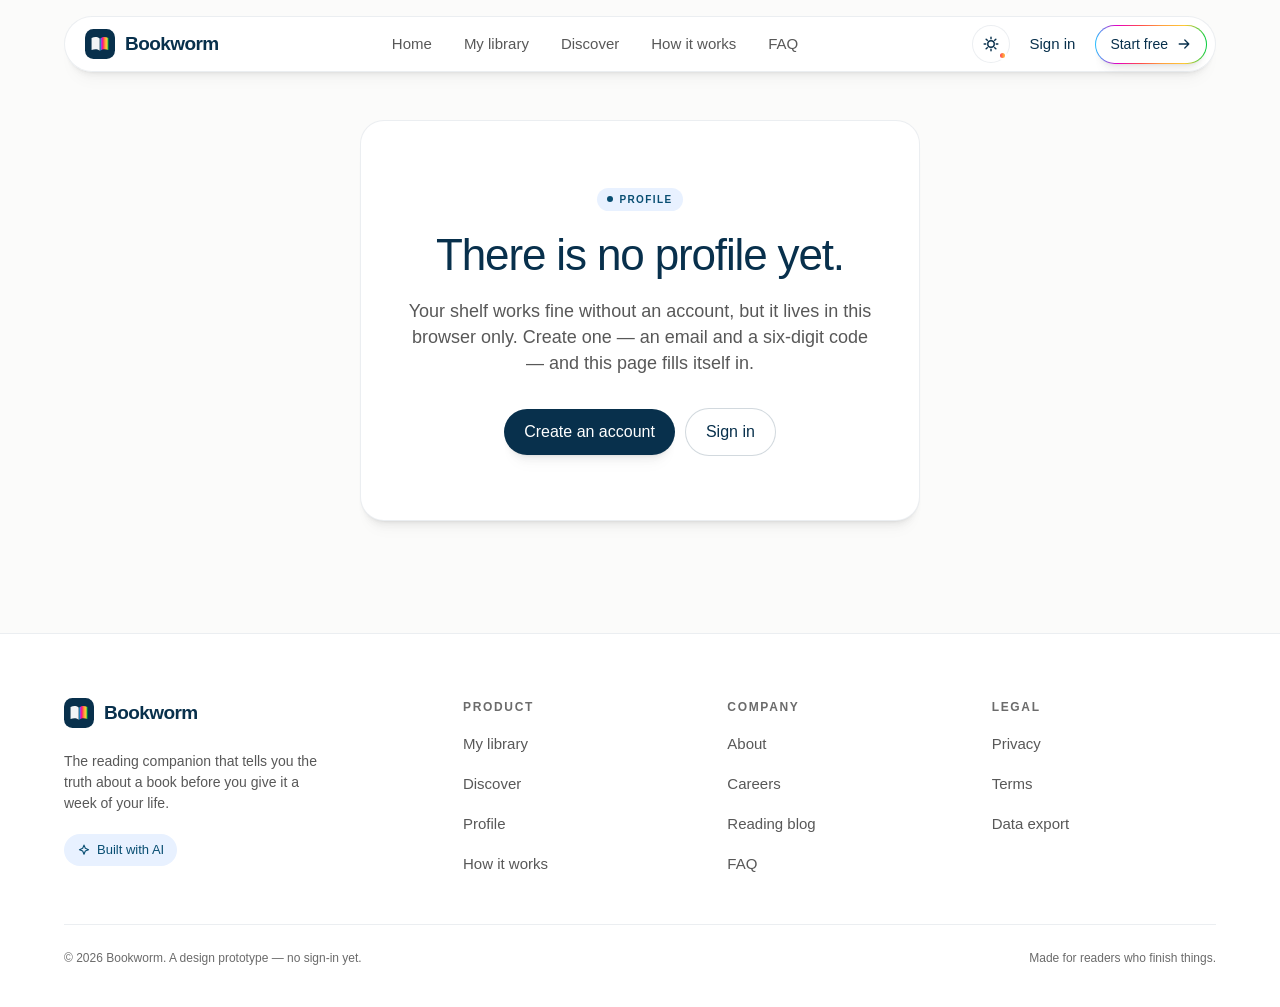
<file: profile.html>
<!doctype html>
<html lang="en">
<head>
<meta charset="utf-8">
<meta name="viewport" content="width=device-width, initial-scale=1">
<title>Profile — Bookworm</title>
<meta name="description" content="Your Bookworm profile — name, handle, reading taste, goal and account settings.">
<meta name="robots" content="noindex">
<link rel="icon" href="data:image/svg+xml,<svg xmlns='http://www.w3.org/2000/svg' viewBox='0 0 32 32'><rect width='32' height='32' rx='9' fill='%2308304c'/><path d='M7 9.5c3.4-1.3 5.9-1.3 8.6.6v13c-2.7-1.9-5.2-1.9-8.6-.6z' fill='%23fff'/><path d='M25 9.5c-3.4-1.3-5.9-1.3-8.6.6v13c2.7-1.9 5.2-1.9 8.6-.6z' fill='%23ffa130'/></svg>">
<meta name="color-scheme" content="light dark">
<link rel="stylesheet" href="assets/css/style.css">
<script>
  try {
    var t = localStorage.getItem('bookworm:theme');
    if (t === 'light' || t === 'dark') document.documentElement.setAttribute('data-theme', t);
  } catch (e) {}
</script>
</head>
<body data-page="profile">

<header class="nav-shell" data-nav></header>

<main class="page-head" data-profile-page></main>

<footer class="footer" data-footer></footer>

<script src="assets/js/data.js"></script>
<script src="assets/js/art.js"></script>
<script src="assets/js/auth.js"></script>
<script src="assets/js/profile.js"></script>
<script src="assets/js/app.js"></script>
</body>
</html>
</file>
<file: assets/css/style.css>
/* ==========================================================================
   Bookworm — built on the "Portrait" design system
   Light: near-white canvas · navy ink · rainbow used sparingly · pastel washes
   Dark:  deep navy canvas · near-white ink · the same washes, sunk and dimmed

   Theme resolution has three states:
     1. no [data-theme]        → follow the device (prefers-color-scheme)
     2. [data-theme="light"]   → forced light, even on a dark device
     3. [data-theme="dark"]    → forced dark, even on a light device
   ========================================================================== */

@import url('https://api.fontshare.com/v2/css?f[]=switzer@400,500,600,700&f[]=general-sans@500,600&display=swap');

/* --------------------------------------------------------------------------
   1. Tokens — static
   These never change between themes: brand gradient, spectrum accents, and the
   pastel palette used for *artwork* (book covers, avatars, cover status tags).
   A book cover is an object, not a surface — it keeps its own colour in the
   dark exactly as a real one does on a shelf.
   -------------------------------------------------------------------------- */
:root {
  color-scheme: light dark;

  /* Spectrum (gradient / accent only) */
  --violet: #8e51ff;
  --cobalt: #3b82f6;
  --grape: #ad46ff;
  --cherry: #ff4940;
  --tangerine: #ffa130;
  --sunflower: #ffc837;
  --leaf: #00cc3d;
  --cyan: #26c0ff;
  --magenta: #e600c2;

  /* Pastel palette — artwork only */
  --mint: #d7ffe2;
  --sky: #e8f1ff;
  --peach: #ffebd6;
  --lilac: #f0e9ff;
  --white: #ffffff;

  --rainbow: linear-gradient(90deg, rgb(38, 192, 255), rgb(230, 0, 194) 20%, rgb(255, 73, 78) 40%, rgb(255, 161, 62) 60%, rgb(255, 200, 55) 80%, rgb(0, 204, 61));

  /* Radii */
  --r-input: 16px;
  --r-card: 24px;
  --r-btn: 28px;
  --r-pill: 9999px;

  /* Spacing */
  --s1: 4px;  --s2: 8px;  --s3: 12px; --s4: 16px; --s5: 20px;
  --s6: 24px; --s7: 28px; --s8: 32px; --s10: 40px; --s12: 48px;
  --s14: 56px; --s16: 64px; --s20: 80px; --s32: 128px;

  --maxw: 1200px;

  --font-ui: 'Switzer', ui-sans-serif, -apple-system, 'Segoe UI', Roboto, sans-serif;
  --font-display: 'General Sans', 'Switzer', ui-sans-serif, -apple-system, 'Segoe UI', sans-serif;

  --ease: cubic-bezier(.22, .61, .36, 1);
}

/* --------------------------------------------------------------------------
   2. Tokens — light theme (the default)
   -------------------------------------------------------------------------- */
:root {
  --canvas: #fbfbfa;
  --surface: #ffffff;
  --surface-2: #f5f7f8;

  --ink: #08304c;
  --text: #2c2c2c;
  --text-muted: #585858;
  /* Portrait specifies #797979 here, which measures 4.2:1 on this canvas —
     just under AA for the 10–12px meta text it carries. Darkened a step. */
  --text-dim: #6b6b6b;
  --teal: #084e72;

  --border: rgba(8, 48, 76, .08);
  --border-strong: rgba(8, 48, 76, .18);
  --track: #eeeeee;
  --hairline-c: rgba(8, 48, 76, .08);

  --nav-bg: rgba(255, 255, 255, .88);
  --tag-bg: rgba(255, 255, 255, .94);

  --solid-bg: #08304c;
  --solid-bg-hover: #084e72;
  --solid-fg: #ffffff;

  /* Themed surface washes — these DO flip */
  --wash-mint: #d7ffe2;   --wash-mint-fg: #0a5f2c;
  --wash-sky: #e8f1ff;    --wash-sky-fg: #084e72;
  --wash-peach: #ffebd6;  --wash-peach-fg: #8a4a12;
  --wash-lilac: #f0e9ff;  --wash-lilac-fg: #5b3aa8;
  --wash-rose: #ffe4e3;   --wash-rose-fg: #9d2b27;

  --glow-1: rgba(38, 192, 255, .16);
  --glow-2: rgba(255, 161, 62, .16);
  --glow-3: rgba(173, 70, 255, .12);

  --selection: rgba(38, 192, 255, .22);

  /* Shadows — never above 8% black */
  --shadow-md:
    0 16px 16px -8px rgba(0, 0, 0, .03),
    0 10px 10px -5px rgba(0, 0, 0, .03),
    0 6px 6px -3px rgba(0, 0, 0, .03),
    0 3px 3px -1.5px rgba(0, 0, 0, .03),
    0 1px 1px -.5px rgba(0, 0, 0, .03);
  --shadow-soft:
    0 0 0 1px rgba(8, 48, 76, .05),
    0 12px 20px -12px rgba(8, 48, 76, .08),
    0 4px 6px -3px rgba(8, 48, 76, .04);
  --shadow-lift:
    0 0 0 1px rgba(8, 48, 76, .06),
    0 22px 34px -18px rgba(8, 48, 76, .16),
    0 8px 12px -6px rgba(8, 48, 76, .06);
  --shadow-cover: 0 0 0 1px rgba(8, 48, 76, .07), 0 14px 24px -16px rgba(8, 48, 76, .4);
  --shadow-cover-hi: 0 0 0 1px rgba(8, 48, 76, .07), 0 26px 34px -20px rgba(8, 48, 76, .48);
}

/* --------------------------------------------------------------------------
   3. Tokens — dark theme
   The navy ink becomes the canvas and the canvas becomes the ink. Washes are
   sunk to roughly 8% of their hue over the surface, with a light tint of the
   same hue carrying the text.
   -------------------------------------------------------------------------- */
@media (prefers-color-scheme: dark) {
  :root:not([data-theme="light"]) {
    --canvas: #05121c;
    --surface: #0a2131;
    --surface-2: #071a27;

    --ink: #eaf3f9;
    --text: #c6d6e1;
    --text-muted: #9db0bf;
    --text-dim: #7c93a3;
    --teal: #7cc6ee;

    --border: rgba(170, 210, 235, .12);
    --border-strong: rgba(170, 210, 235, .26);
    --track: rgba(170, 210, 235, .14);
    --hairline-c: rgba(170, 210, 235, .12);

    --nav-bg: rgba(10, 33, 49, .82);
    --tag-bg: rgba(255, 255, 255, .94);

    --solid-bg: #eaf3f9;
    --solid-bg-hover: #ffffff;
    --solid-fg: #06202f;

    --wash-mint: #0e2c1e;   --wash-mint-fg: #78dfa0;
    --wash-sky: #0c2439;    --wash-sky-fg: #8ecbf5;
    --wash-peach: #2c1c0e;  --wash-peach-fg: #f3b775;
    --wash-lilac: #1c1638;  --wash-lilac-fg: #bfa6ff;
    --wash-rose: #2e1414;   --wash-rose-fg: #ff9c98;

    --glow-1: rgba(38, 192, 255, .2);
    --glow-2: rgba(255, 161, 62, .14);
    --glow-3: rgba(173, 70, 255, .18);

    --selection: rgba(38, 192, 255, .3);

    --shadow-md:
      0 16px 16px -8px rgba(0, 0, 0, .28),
      0 10px 10px -5px rgba(0, 0, 0, .24),
      0 6px 6px -3px rgba(0, 0, 0, .2),
      0 3px 3px -1.5px rgba(0, 0, 0, .16),
      0 1px 1px -.5px rgba(0, 0, 0, .14);
    --shadow-soft:
      0 0 0 1px rgba(170, 210, 235, .07),
      0 12px 20px -12px rgba(0, 0, 0, .6),
      0 4px 6px -3px rgba(0, 0, 0, .4);
    --shadow-lift:
      0 0 0 1px rgba(170, 210, 235, .1),
      0 22px 34px -18px rgba(0, 0, 0, .7),
      0 8px 12px -6px rgba(0, 0, 0, .45);
    --shadow-cover: 0 0 0 1px rgba(170, 210, 235, .1), 0 14px 24px -16px rgba(0, 0, 0, .85);
    --shadow-cover-hi: 0 0 0 1px rgba(170, 210, 235, .14), 0 26px 34px -20px rgba(0, 0, 0, .95);
  }
}

/* Same values again, for an explicit dark choice on a light device. */
:root[data-theme="dark"] {
  --canvas: #05121c;
  --surface: #0a2131;
  --surface-2: #071a27;

  --ink: #eaf3f9;
  --text: #c6d6e1;
  --text-muted: #9db0bf;
  --text-dim: #7c93a3;
  --teal: #7cc6ee;

  --border: rgba(170, 210, 235, .12);
  --border-strong: rgba(170, 210, 235, .26);
  --track: rgba(170, 210, 235, .14);
  --hairline-c: rgba(170, 210, 235, .12);

  --nav-bg: rgba(10, 33, 49, .82);
  --tag-bg: rgba(255, 255, 255, .94);

  --solid-bg: #eaf3f9;
  --solid-bg-hover: #ffffff;
  --solid-fg: #06202f;

  --wash-mint: #0e2c1e;   --wash-mint-fg: #78dfa0;
  --wash-sky: #0c2439;    --wash-sky-fg: #8ecbf5;
  --wash-peach: #2c1c0e;  --wash-peach-fg: #f3b775;
  --wash-lilac: #1c1638;  --wash-lilac-fg: #bfa6ff;
  --wash-rose: #2e1414;   --wash-rose-fg: #ff9c98;

  --glow-1: rgba(38, 192, 255, .2);
  --glow-2: rgba(255, 161, 62, .14);
  --glow-3: rgba(173, 70, 255, .18);

  --selection: rgba(38, 192, 255, .3);

  --shadow-md:
    0 16px 16px -8px rgba(0, 0, 0, .28),
    0 10px 10px -5px rgba(0, 0, 0, .24),
    0 6px 6px -3px rgba(0, 0, 0, .2),
    0 3px 3px -1.5px rgba(0, 0, 0, .16),
    0 1px 1px -.5px rgba(0, 0, 0, .14);
  --shadow-soft:
    0 0 0 1px rgba(170, 210, 235, .07),
    0 12px 20px -12px rgba(0, 0, 0, .6),
    0 4px 6px -3px rgba(0, 0, 0, .4);
  --shadow-lift:
    0 0 0 1px rgba(170, 210, 235, .1),
    0 22px 34px -18px rgba(0, 0, 0, .7),
    0 8px 12px -6px rgba(0, 0, 0, .45);
  --shadow-cover: 0 0 0 1px rgba(170, 210, 235, .1), 0 14px 24px -16px rgba(0, 0, 0, .85);
  --shadow-cover-hi: 0 0 0 1px rgba(170, 210, 235, .14), 0 26px 34px -20px rgba(0, 0, 0, .95);
}

:root { --hairline: 1px solid var(--hairline-c); }

/* --------------------------------------------------------------------------
   4. Reset & base
   -------------------------------------------------------------------------- */
*, *::before, *::after { box-sizing: border-box; }
* { margin: 0; }

html { -webkit-text-size-adjust: 100%; scroll-behavior: smooth; overflow-x: clip; }

body {
  font-family: var(--font-ui);
  font-size: 16px;
  line-height: 1.5;
  color: var(--text);
  background: var(--canvas);
  -webkit-font-smoothing: antialiased;
  text-rendering: optimizeLegibility;
  overflow-x: hidden;
  transition: background-color .3s var(--ease), color .3s var(--ease);
}

img, svg { display: block; max-width: 100%; }
button, input, select, textarea { font: inherit; color: inherit; }
button { background: none; border: 0; cursor: pointer; }
a { color: inherit; text-decoration: none; }
ul, ol { list-style: none; padding: 0; }

::selection { background: var(--selection); color: var(--ink); }

/* --------------------------------------------------------------------------
   5. Typography
   -------------------------------------------------------------------------- */
.display, .h1, .h2, .h3, .h4 {
  font-family: var(--font-display);
  color: var(--ink);
  font-weight: 500;
  text-wrap: balance;
}
.display   { font-size: clamp(40px, 6.6vw, 76px); line-height: 1.0;  letter-spacing: -.056em; }
.h1        { font-size: clamp(34px, 4.9vw, 49px); line-height: 1.04; letter-spacing: -.04em; }
.h2        { font-size: clamp(30px, 4vw, 44px);   line-height: 1.08; letter-spacing: -.026em; }
.h3        { font-size: clamp(24px, 2.6vw, 31px); font-weight: 600; line-height: 1.1; letter-spacing: -.013em; }
.h4        { font-size: 20px; font-weight: 500; line-height: 1.2; letter-spacing: -.013em; }

.lede { font-size: 18px; font-weight: 500; line-height: 1.45; color: var(--text-muted); }
.body { font-size: 16px; color: var(--text-muted); }
.small { font-size: 14px; color: var(--text-muted); }
.meta { font-size: 12px; color: var(--text-dim); }
.caption {
  font-size: 10px; line-height: 1.5; letter-spacing: .14em;
  text-transform: uppercase; font-weight: 600; color: var(--text-dim);
}

.ink { color: var(--ink); }
.muted { color: var(--text-dim); }

/* The one rainbow flourish: italicised headline words */
.spark {
  font-style: italic;
  background: var(--rainbow);
  -webkit-background-clip: text;
  background-clip: text;
  color: transparent;
  padding-right: .06em;
}

/* --------------------------------------------------------------------------
   6. Layout
   -------------------------------------------------------------------------- */
.wrap { width: 100%; max-width: var(--maxw); margin-inline: auto; padding-inline: var(--s6); }
.section { padding-block: var(--s20); }
.section-tight { padding-block: var(--s12); }
.stack > * + * { margin-top: var(--s4); }
.center { text-align: center; }
.section-head { max-width: 680px; }
.section-head.center { margin-inline: auto; }
.section-head .h2 { margin-top: var(--s4); }
.section-head .lede { margin-top: var(--s5); }

.grid { display: grid; gap: var(--s6); }
.g2 { grid-template-columns: repeat(2, minmax(0, 1fr)); }
.g3 { grid-template-columns: repeat(3, minmax(0, 1fr)); }
.g4 { grid-template-columns: repeat(4, minmax(0, 1fr)); }
.row { display: flex; align-items: center; gap: var(--s3); }
.row-wrap { flex-wrap: wrap; }
.spread { justify-content: space-between; }

.divider { height: 1px; background: var(--border); border: 0; }

.hero-grid { grid-template-columns: 1.05fr .95fr; gap: var(--s16); align-items: center; }
.footer-grid { grid-template-columns: 1.6fr 1fr 1fr 1fr; align-items: start; gap: var(--s10); }

/* --------------------------------------------------------------------------
   7. Buttons, pills, chips
   -------------------------------------------------------------------------- */
.btn {
  display: inline-flex; align-items: center; justify-content: center; gap: var(--s2);
  padding: 11px 20px; border-radius: var(--r-btn);
  font-size: 16px; font-weight: 500; color: var(--ink);
  transition: transform .25s var(--ease), box-shadow .25s var(--ease),
              background-color .25s var(--ease), border-color .25s var(--ease), opacity .2s;
  white-space: nowrap;
}
.btn:active { transform: translateY(1px); }

.btn-rainbow {
  position: relative; border: 1.5px solid transparent;
  background:
    linear-gradient(var(--surface), var(--surface)) padding-box,
    var(--rainbow) border-box;
  box-shadow: var(--shadow-md);
}
.btn-rainbow:hover { transform: translateY(-2px); box-shadow: var(--shadow-lift); }

.btn-solid { background: var(--solid-bg); color: var(--solid-fg); box-shadow: var(--shadow-md); }
.btn-solid:hover { background: var(--solid-bg-hover); transform: translateY(-2px); }

.btn-quiet { border: 1.5px solid var(--border-strong); background: var(--surface); }
.btn-quiet:hover { border-color: var(--ink); }

.btn-ghost { padding: 8px 12px; font-size: 15px; }
.btn-ghost:hover { color: var(--teal); }

.btn-sm { padding: 8px 14px; font-size: 14px; }
.btn-block { display: flex; width: 100%; }

.eyebrow {
  display: inline-flex; align-items: center; gap: 6px;
  padding: 4px 10px; border-radius: var(--r-pill);
  background: var(--wash-sky); color: var(--wash-sky-fg);
  font-size: 10px; font-weight: 600; letter-spacing: .14em; text-transform: uppercase;
}
.eyebrow.mint { background: var(--wash-mint); color: var(--wash-mint-fg); }
.eyebrow.peach { background: var(--wash-peach); color: var(--wash-peach-fg); }
.eyebrow.lilac { background: var(--wash-lilac); color: var(--wash-lilac-fg); }

.chip {
  display: inline-flex; align-items: center; gap: 6px;
  padding: 5px 12px; border-radius: var(--r-pill);
  border: var(--hairline); background: var(--surface);
  font-size: 13px; font-weight: 500; color: var(--teal);
}
.chip.wash { border-color: transparent; background: var(--wash-sky); color: var(--wash-sky-fg); }

.dot { width: 6px; height: 6px; border-radius: 50%; background: currentColor; flex: none; }

/* --------------------------------------------------------------------------
   8. Nav
   -------------------------------------------------------------------------- */
.nav-shell { position: sticky; top: 0; z-index: 60; padding-top: var(--s4); }
.nav {
  display: flex; align-items: center; justify-content: space-between; gap: var(--s4);
  height: 56px; padding: 0 8px 0 20px;
  background: var(--nav-bg);
  backdrop-filter: saturate(160%) blur(14px);
  border: var(--hairline); border-radius: var(--r-btn);
  box-shadow: var(--shadow-md);
}
.nav-links { display: flex; align-items: center; gap: var(--s1); }
.nav-links a {
  padding: 8px 14px; border-radius: var(--r-pill);
  font-size: 15px; font-weight: 500; color: var(--text-muted);
  transition: color .2s, background-color .2s;
}
.nav-links a:hover { color: var(--ink); background: var(--wash-sky); }
.nav-links a.active { color: var(--wash-sky-fg); background: var(--wash-sky); }
.nav-actions { display: flex; align-items: center; gap: var(--s2); }
.nav-toggle { display: none; padding: 10px; border-radius: var(--r-pill); color: var(--ink); }

.brand { display: inline-flex; align-items: center; gap: 10px; }
.brand-name {
  font-family: var(--font-display); font-weight: 600; font-size: 19px;
  letter-spacing: -.03em; color: var(--ink);
}

/* Theme switch ------------------------------------------------------------ */
.theme-btn {
  position: relative; display: inline-grid; place-items: center;
  width: 38px; height: 38px; border-radius: var(--r-pill);
  border: var(--hairline); background: var(--surface); color: var(--ink);
  transition: background-color .2s, border-color .2s, transform .2s var(--ease);
}
.theme-btn:hover { border-color: var(--border-strong); transform: translateY(-1px); }
.theme-btn svg { transition: transform .35s var(--ease); }
.theme-btn:active svg { transform: rotate(-25deg) scale(.9); }
/* A rainbow pip marks "auto" — the mark the brand gradient is allowed to make. */
.theme-btn .theme-dot {
  position: absolute; right: 2px; bottom: 2px;
  width: 9px; height: 9px; border-radius: 50%;
  background-image: var(--rainbow); background-size: 300% 100%; background-position: 55% 0;
  border: 2px solid var(--surface);
  opacity: 0; transform: scale(.5); transition: opacity .2s var(--ease), transform .2s var(--ease);
}
.theme-btn[data-mode="system"] .theme-dot { opacity: 1; transform: none; }

@media (max-width: 900px) {
  .nav-links {
    position: absolute; top: 68px; left: var(--s6); right: var(--s6);
    flex-direction: column; align-items: stretch; gap: 2px;
    padding: var(--s3); background: var(--surface);
    border: var(--hairline); border-radius: var(--r-card);
    box-shadow: var(--shadow-lift);
    opacity: 0; visibility: hidden; transform: translateY(-8px);
    transition: opacity .2s var(--ease), transform .2s var(--ease), visibility .2s;
  }
  .nav-links.open { opacity: 1; visibility: visible; transform: none; }
  .nav-toggle { display: inline-flex; }
  .nav-actions .btn-ghost { display: none; }
}

/* --------------------------------------------------------------------------
   9. Cards
   -------------------------------------------------------------------------- */
.card {
  background: var(--surface); border: var(--hairline); border-radius: var(--r-card);
  box-shadow: var(--shadow-md);
  transition: background-color .3s var(--ease), border-color .3s var(--ease);
}
.card-pad { padding: var(--s6); }
.card-hover { transition: transform .3s var(--ease), box-shadow .3s var(--ease), background-color .3s var(--ease); }
.card-hover:hover { transform: translateY(-4px); box-shadow: var(--shadow-lift); }

.wash-mint { background: var(--wash-mint); }
.wash-sky { background: var(--wash-sky); }
.wash-peach { background: var(--wash-peach); }
.wash-lilac { background: var(--wash-lilac); }

.tilt-l { transform: rotate(-1.6deg); }
.tilt-r { transform: rotate(1.4deg); }

/* --------------------------------------------------------------------------
   10. Book covers & book cards
   Covers are artwork: they keep their pastel palette in both themes, the way a
   physical cover keeps its colour in a dim room.
   -------------------------------------------------------------------------- */
.cover {
  position: relative; border-radius: var(--r-input); overflow: hidden;
  aspect-ratio: 2 / 3; background: var(--track);
  box-shadow: var(--shadow-cover);
}
.cover svg { width: 100%; height: 100%; }
.cover::after {
  content: ''; position: absolute; inset: 0; pointer-events: none;
  background: linear-gradient(100deg, rgba(255, 255, 255, .34) 0 6%, rgba(255, 255, 255, 0) 14%);
}

.book-card { display: block; position: relative; }
.book-card .cover { transition: transform .35s var(--ease), box-shadow .35s var(--ease); }
.book-card:hover .cover { transform: translateY(-6px) rotate(-1deg); box-shadow: var(--shadow-cover-hi); }
.book-card h4 { margin-top: var(--s3); font-size: 16px; font-weight: 500; color: var(--ink); line-height: 1.3; }
.book-card .meta { margin-top: 2px; }

/* Status tags sit on the artwork, so they stay on the light pastel palette. */
.status-tag {
  position: absolute; top: 10px; left: 10px; z-index: 2;
  padding: 4px 9px; border-radius: var(--r-pill);
  font-size: 10px; font-weight: 600; letter-spacing: .1em; text-transform: uppercase;
  background: var(--tag-bg); color: #084e72;
  box-shadow: 0 2px 6px rgba(8, 48, 76, .12);
}
.status-tag[data-s="read"] { background: var(--mint); color: #0a5f2c; }
.status-tag[data-s="reading"] { background: var(--peach); color: #8a4a12; }
.status-tag[data-s="want"] { background: var(--sky); color: #084e72; }

.progress { height: 4px; border-radius: var(--r-pill); background: var(--track); overflow: hidden; margin-top: var(--s3); }
.progress i { display: block; height: 100%; border-radius: inherit; background: var(--ink); }

/* --------------------------------------------------------------------------
   11. Verdict components
   -------------------------------------------------------------------------- */
.verdict {
  display: inline-flex; align-items: center; gap: var(--s2);
  padding: 6px 14px 6px 8px; border-radius: var(--r-pill);
  font-size: 13px; font-weight: 600; letter-spacing: .01em;
}
/* The bead carries a bright spectrum fill in both themes, so its glyph is inked
   dark rather than white — white on tangerine only reaches 2:1. */
.verdict .bead { width: 18px; height: 18px; border-radius: 50%; display: grid; place-items: center; font-size: 10px; font-weight: 700; }
.verdict[data-v="read"] { background: var(--wash-mint); color: var(--wash-mint-fg); }
.verdict[data-v="read"] .bead { background: var(--leaf); color: #04300f; }
.verdict[data-v="skim"] { background: var(--wash-peach); color: var(--wash-peach-fg); }
.verdict[data-v="skim"] .bead { background: var(--tangerine); color: #3d2408; }
.verdict[data-v="skip"] { background: var(--wash-rose); color: var(--wash-rose-fg); }
.verdict[data-v="skip"] .bead { background: var(--cherry); color: #ffffff; }

.gauge { display: flex; align-items: center; gap: var(--s4); }
.gauge-ring { position: relative; width: 92px; height: 92px; flex: none; }
.gauge-ring svg { transform: rotate(-90deg); }
.gauge-ring b {
  position: absolute; inset: 0; display: grid; place-items: center;
  font-family: var(--font-display); font-size: 26px; font-weight: 600; color: var(--ink); letter-spacing: -.03em;
}

.bar-row { display: grid; grid-template-columns: 96px 1fr 34px; align-items: center; gap: var(--s3); }
.bar-row span:first-child { font-size: 13px; color: var(--text-muted); }
.bar-row span:last-child { font-size: 12px; color: var(--text-dim); text-align: right; }
.bar { height: 6px; border-radius: var(--r-pill); background: var(--track); overflow: hidden; }
.bar i { display: block; height: 100%; border-radius: inherit; background: var(--teal); transition: width .9s var(--ease); }

/* --------------------------------------------------------------------------
   12. Inputs
   -------------------------------------------------------------------------- */
.field {
  display: flex; align-items: center; gap: var(--s3);
  height: 60px; padding: 0 8px 0 22px;
  background: var(--surface); border: var(--hairline); border-radius: var(--r-pill);
  box-shadow: var(--shadow-md);
  transition: box-shadow .25s var(--ease), border-color .25s var(--ease), background-color .3s var(--ease);
}
.field:focus-within { border-color: var(--border-strong); box-shadow: var(--shadow-lift); }
.field input { flex: 1; min-width: 0; border: 0; outline: 0; background: none; font-size: 16px; color: var(--ink); }
.field input::placeholder { color: var(--text-dim); opacity: .8; }

.field-sm { height: 46px; padding: 0 6px 0 16px; }
.field-sm input { font-size: 15px; }

.select {
  height: 46px; padding: 0 16px; border-radius: var(--r-pill);
  border: var(--hairline); background: var(--surface);
  font-size: 14px; color: var(--ink); box-shadow: var(--shadow-md);
}

.seg {
  display: inline-flex; gap: 2px; padding: 4px;
  background: var(--surface); border: var(--hairline); border-radius: var(--r-pill);
  box-shadow: var(--shadow-md);
}
.seg button {
  padding: 8px 16px; border-radius: var(--r-pill);
  font-size: 14px; font-weight: 500; color: var(--text-muted);
  transition: background-color .2s, color .2s;
}
.seg button:hover { color: var(--ink); }
.seg button.on { background: var(--solid-bg); color: var(--solid-fg); }

/* --------------------------------------------------------------------------
   13. Misc components
   -------------------------------------------------------------------------- */
.numeral {
  width: 34px; height: 34px; flex: none; border-radius: var(--r-pill);
  display: grid; place-items: center;
  font-family: var(--font-display); font-size: 14px; font-weight: 600; color: var(--ink);
  border: 1.5px solid transparent;
  background: linear-gradient(var(--surface), var(--surface)) padding-box, var(--rainbow) border-box;
}

.avatar { width: 44px; height: 44px; border-radius: 50%; overflow: hidden; flex: none; box-shadow: 0 0 0 1px var(--border); }

.faq { border-top: 1px solid var(--border); }
.faq-item { border-bottom: 1px solid var(--border); }
.faq-q {
  display: flex; align-items: center; justify-content: space-between; gap: var(--s4);
  width: 100%; padding: var(--s5) 0; text-align: left;
  font-family: var(--font-display); font-size: 18px; font-weight: 500; color: var(--ink);
}
.faq-q i { flex: none; width: 26px; height: 26px; border-radius: 50%; border: var(--hairline); display: grid; place-items: center; transition: transform .3s var(--ease), background-color .2s; }
.faq-item.open .faq-q i { transform: rotate(45deg); background: var(--wash-sky); color: var(--wash-sky-fg); }
.faq-a { display: grid; grid-template-rows: 0fr; transition: grid-template-rows .35s var(--ease); }
.faq-item.open .faq-a { grid-template-rows: 1fr; }
.faq-a > div { overflow: hidden; }
.faq-a p { padding-bottom: var(--s5); max-width: 62ch; color: var(--text-muted); }

.marquee { overflow: hidden; -webkit-mask-image: linear-gradient(90deg, transparent, #000 8%, #000 92%, transparent); mask-image: linear-gradient(90deg, transparent, #000 8%, #000 92%, transparent); }
.marquee-track { display: flex; gap: var(--s10); width: max-content; animation: slide 38s linear infinite; }
.marquee:hover .marquee-track { animation-play-state: paused; }
@keyframes slide { to { transform: translateX(-50%); } }

.rule-rainbow { height: 3px; border: 0; border-radius: var(--r-pill); background: var(--rainbow); opacity: .9; }

/* Footer */
.footer { border-top: 1px solid var(--border); padding-block: var(--s16) var(--s10); margin-top: var(--s20); background: var(--surface); }
.footer a { color: var(--text-muted); font-size: 15px; }
.footer a:hover { color: var(--ink); }
.footer h5 { font-size: 12px; letter-spacing: .14em; text-transform: uppercase; color: var(--text-dim); font-weight: 600; margin-bottom: var(--s4); }

/* --------------------------------------------------------------------------
   14. Auth
   -------------------------------------------------------------------------- */
.auth-wrap { display: grid; grid-template-columns: 1fr .9fr; gap: var(--s20); align-items: center; }
.auth-col { max-width: 470px; width: 100%; }

.label { display: block; font-size: 13px; font-weight: 500; color: var(--ink); margin-bottom: 8px; }
.label .opt { color: var(--text-dim); font-weight: 400; }

.input {
  width: 100%; height: 52px; padding: 0 16px;
  border-radius: var(--r-input); border: 1.5px solid var(--border-strong);
  background: var(--surface); color: var(--ink); font-size: 16px;
  transition: border-color .2s, box-shadow .2s, background-color .3s var(--ease);
}
.input::placeholder { color: var(--text-dim); opacity: .7; }
.input:focus { outline: 0; border-color: var(--ink); box-shadow: 0 0 0 4px var(--wash-sky); }
.input[aria-invalid="true"] { border-color: var(--cherry); }
.input:disabled { opacity: .55; cursor: not-allowed; }

.input-prefix { position: relative; }
.input-prefix > span { position: absolute; left: 16px; top: 50%; transform: translateY(-50%); color: var(--text-dim); pointer-events: none; }
.input-prefix .input { padding-left: 32px; }

.hint { font-size: 12px; color: var(--text-dim); margin-top: 7px; }
.hint.err { color: var(--wash-rose-fg); }
.hint.ok { color: var(--wash-mint-fg); }

.otp { display: flex; gap: 10px; }
.otp input {
  width: 100%; max-width: 58px; height: 62px; text-align: center;
  font-family: var(--font-display); font-size: 24px; font-weight: 600; color: var(--ink);
  border-radius: var(--r-input); border: 1.5px solid var(--border-strong);
  background: var(--surface); transition: border-color .2s, box-shadow .2s, background-color .2s;
}
.otp input:focus { outline: 0; border-color: var(--ink); box-shadow: 0 0 0 4px var(--wash-sky); }
.otp input.filled { background: var(--wash-sky); border-color: transparent; }
.otp[data-state="err"] input { border-color: var(--cherry); animation: shake .4s var(--ease); }
@keyframes shake { 25% { transform: translateX(-5px); } 75% { transform: translateX(5px); } }

.check { display: flex; gap: 11px; align-items: flex-start; cursor: pointer; }
.check input {
  appearance: none; -webkit-appearance: none; flex: none;
  width: 20px; height: 20px; margin-top: 2px; border-radius: 6px;
  border: 1.5px solid var(--border-strong); background: var(--surface);
  display: grid; place-items: center; cursor: pointer; transition: .2s var(--ease);
}
.check input:checked { background: var(--solid-bg); border-color: var(--solid-bg); }
.check input:checked::after { content: '✓'; color: var(--solid-fg); font-size: 12px; font-weight: 700; line-height: 1; }
.check input:focus-visible { outline: 2px solid var(--ink); outline-offset: 2px; }
.check span { font-size: 14px; color: var(--text-muted); }

.steps { display: flex; gap: 6px; }
.steps i { height: 4px; width: 30px; border-radius: var(--r-pill); background: var(--track); transition: background-color .3s var(--ease); }
.steps i.on { background: var(--ink); }

.avatar-pick { display: flex; gap: 10px; }
.avatar-pick button {
  width: 48px; height: 48px; padding: 0; border-radius: 50%;
  border: 2px solid transparent; box-shadow: 0 0 0 1px var(--border); overflow: hidden;
  transition: transform .2s var(--ease), border-color .2s;
}
.avatar-pick button:hover { transform: translateY(-2px); }
.avatar-pick button.on { border-color: var(--ink); box-shadow: 0 0 0 1px var(--ink); }

.chip-select { display: flex; flex-wrap: wrap; gap: 8px; }
.chip-select button { cursor: pointer; transition: background-color .2s, color .2s, border-color .2s; }
.chip-select button.on { background: var(--wash-sky); color: var(--wash-sky-fg); border-color: transparent; }

.or-rule { display: flex; align-items: center; gap: 14px; color: var(--text-dim); font-size: 12px; }
.or-rule::before, .or-rule::after { content: ''; flex: 1; height: 1px; background: var(--border); }

.cover-stack { position: relative; height: 400px; }
.cover-stack .cover { position: absolute; width: 168px; }
.cover-stack .cover:nth-child(1) { left: 0;    top: 44px;  transform: rotate(-7deg); z-index: 1; }
.cover-stack .cover:nth-child(2) { left: 120px; top: 0;    transform: rotate(2deg);  z-index: 3; }
.cover-stack .cover:nth-child(3) { left: 244px; top: 52px; transform: rotate(8deg);  z-index: 2; }

/* Signed-in nav ----------------------------------------------------------- */
.account { position: relative; }
.account-btn {
  display: flex; align-items: center; gap: 9px; padding: 4px 12px 4px 4px;
  border-radius: var(--r-pill); border: var(--hairline); background: var(--surface);
  transition: border-color .2s, transform .2s var(--ease);
}
.account-btn:hover { border-color: var(--border-strong); transform: translateY(-1px); }
.account-btn .avatar { width: 30px; height: 30px; }
.account-btn b { font-size: 14px; font-weight: 500; color: var(--ink); }
.menu {
  position: absolute; right: 0; top: calc(100% + 10px); width: 246px; z-index: 70;
  padding: var(--s3); background: var(--surface);
  border: var(--hairline); border-radius: var(--r-card); box-shadow: var(--shadow-lift);
  opacity: 0; visibility: hidden; transform: translateY(-6px);
  transition: opacity .2s var(--ease), transform .2s var(--ease), visibility .2s;
}
.menu.open { opacity: 1; visibility: visible; transform: none; }
.menu a, .menu button {
  display: flex; align-items: center; gap: 10px; width: 100%;
  padding: 9px 12px; border-radius: var(--r-input);
  font-size: 14px; color: var(--text-muted); text-align: left;
  transition: background-color .15s, color .15s;
}
.menu a:hover, .menu button:hover { background: var(--wash-sky); color: var(--ink); }
.menu-head { padding: 10px 12px 12px; }
.menu-head b { display: block; font-size: 14px; color: var(--ink); }
.menu-head span { font-size: 12px; color: var(--text-dim); word-break: break-all; }

.banner {
  display: flex; align-items: center; justify-content: space-between; gap: var(--s5);
  flex-wrap: wrap; padding: var(--s5) var(--s6);
  border-radius: var(--r-card); background: var(--wash-sky);
}

/* Profile ----------------------------------------------------------------- */
.profile-grid { grid-template-columns: 1fr 340px; gap: var(--s8); align-items: start; }
.profile-head { display: flex; align-items: center; gap: var(--s6); flex-wrap: wrap; }
.profile-head .avatar { width: 88px; height: 88px; }

.tile { padding: var(--s5); border-radius: var(--r-input); background: var(--surface-2); }

.rowline {
  display: flex; align-items: center; justify-content: space-between; gap: var(--s4);
  padding: var(--s4) 0; border-bottom: 1px solid var(--border);
}
.rowline:last-child { border-bottom: 0; }
.rowline > div { min-width: 0; }
.rowline b { display: block; font-size: 14px; font-weight: 500; color: var(--ink); }
.rowline span { font-size: 12px; color: var(--text-dim); word-break: break-word; }

.savebar {
  position: sticky; bottom: 20px; z-index: 50; margin-top: var(--s8);
  display: flex; align-items: center; justify-content: space-between; gap: var(--s4);
  padding: 12px 12px 12px 22px;
  background: var(--surface); border: var(--hairline); border-radius: var(--r-btn);
  box-shadow: var(--shadow-lift);
  opacity: 0; visibility: hidden; transform: translateY(16px);
  transition: opacity .25s var(--ease), transform .25s var(--ease), visibility .25s;
}
.savebar.on { opacity: 1; visibility: visible; transform: none; }

.danger-btn {
  border: 1.5px solid var(--wash-rose-fg); color: var(--wash-rose-fg);
  background: transparent;
}
.danger-btn:hover { background: var(--wash-rose); }

/* --------------------------------------------------------------------------
   15. Page furniture
   -------------------------------------------------------------------------- */
.page-head { padding-block: var(--s12) var(--s8); }
.hero { position: relative; padding-block: var(--s16) var(--s12); }
.hero-glow {
  position: absolute; inset: -20% 0 auto; height: 640px; z-index: -1; pointer-events: none;
  background:
    radial-gradient(46% 42% at 18% 34%, var(--glow-1), transparent 70%),
    radial-gradient(38% 40% at 78% 22%, var(--glow-2), transparent 70%),
    radial-gradient(40% 44% at 52% 62%, var(--glow-3), transparent 72%);
  filter: blur(6px);
}

.shelf-rail { display: flex; gap: var(--s5); overflow-x: auto; padding-bottom: var(--s4); scroll-snap-type: x mandatory; }
.shelf-rail > * { flex: 0 0 168px; scroll-snap-align: start; }
.shelf-rail::-webkit-scrollbar { height: 6px; }
.shelf-rail::-webkit-scrollbar-thumb { background: var(--border-strong); border-radius: 999px; }

/* Reveal on scroll */
.reveal { opacity: 0; transform: translateY(18px); transition: opacity .7s var(--ease), transform .7s var(--ease); }
.reveal.in { opacity: 1; transform: none; }

@media (prefers-reduced-motion: reduce) {
  .reveal { opacity: 1; transform: none; transition: none; }
  .marquee-track { animation: none; }
  html { scroll-behavior: auto; }
}

/* --------------------------------------------------------------------------
   16. Responsive
   -------------------------------------------------------------------------- */
@media (max-width: 1000px) {
  .g4 { grid-template-columns: repeat(3, minmax(0, 1fr)); }
  .footer-grid { grid-template-columns: 1fr 1fr; gap: var(--s8); }
  .auth-wrap { grid-template-columns: 1fr; gap: var(--s12); }
  .auth-aside { display: none; }
  .auth-col { max-width: 520px; margin-inline: auto; }
  .profile-grid { grid-template-columns: 1fr; }
}
@media (max-width: 900px) {
  .hero-grid { grid-template-columns: 1fr; gap: var(--s10); }
  .hero-grid > :last-child { max-width: 520px; }
}
@media (max-width: 760px) {
  .section { padding-block: var(--s12); }
  .g2, .g3 { grid-template-columns: 1fr; }
  .g4 { grid-template-columns: repeat(2, minmax(0, 1fr)); }
  .tilt-l, .tilt-r { transform: none; }
  .hero { padding-block: var(--s10) var(--s8); }
  .display { letter-spacing: -.035em; }
  .shelf-rail > * { flex-basis: 144px; }
  .feature-row > * { order: 0 !important; }
  .feature-row { gap: var(--s8) !important; }
}
@media (max-width: 540px) {
  .footer-grid { grid-template-columns: 1fr; }
  .g4 { grid-template-columns: 1fr 1fr; }
  .seg { width: 100%; overflow-x: auto; }
  .otp { gap: 6px; }
  .otp input { height: 54px; font-size: 20px; }
  .rowline { flex-wrap: wrap; }
  .profile-head .avatar { width: 64px; height: 64px; }
  .savebar { padding-left: 16px; flex-wrap: wrap; }
  .account-btn b { display: none; }
  .account-btn { padding: 4px; }
}
</file>
